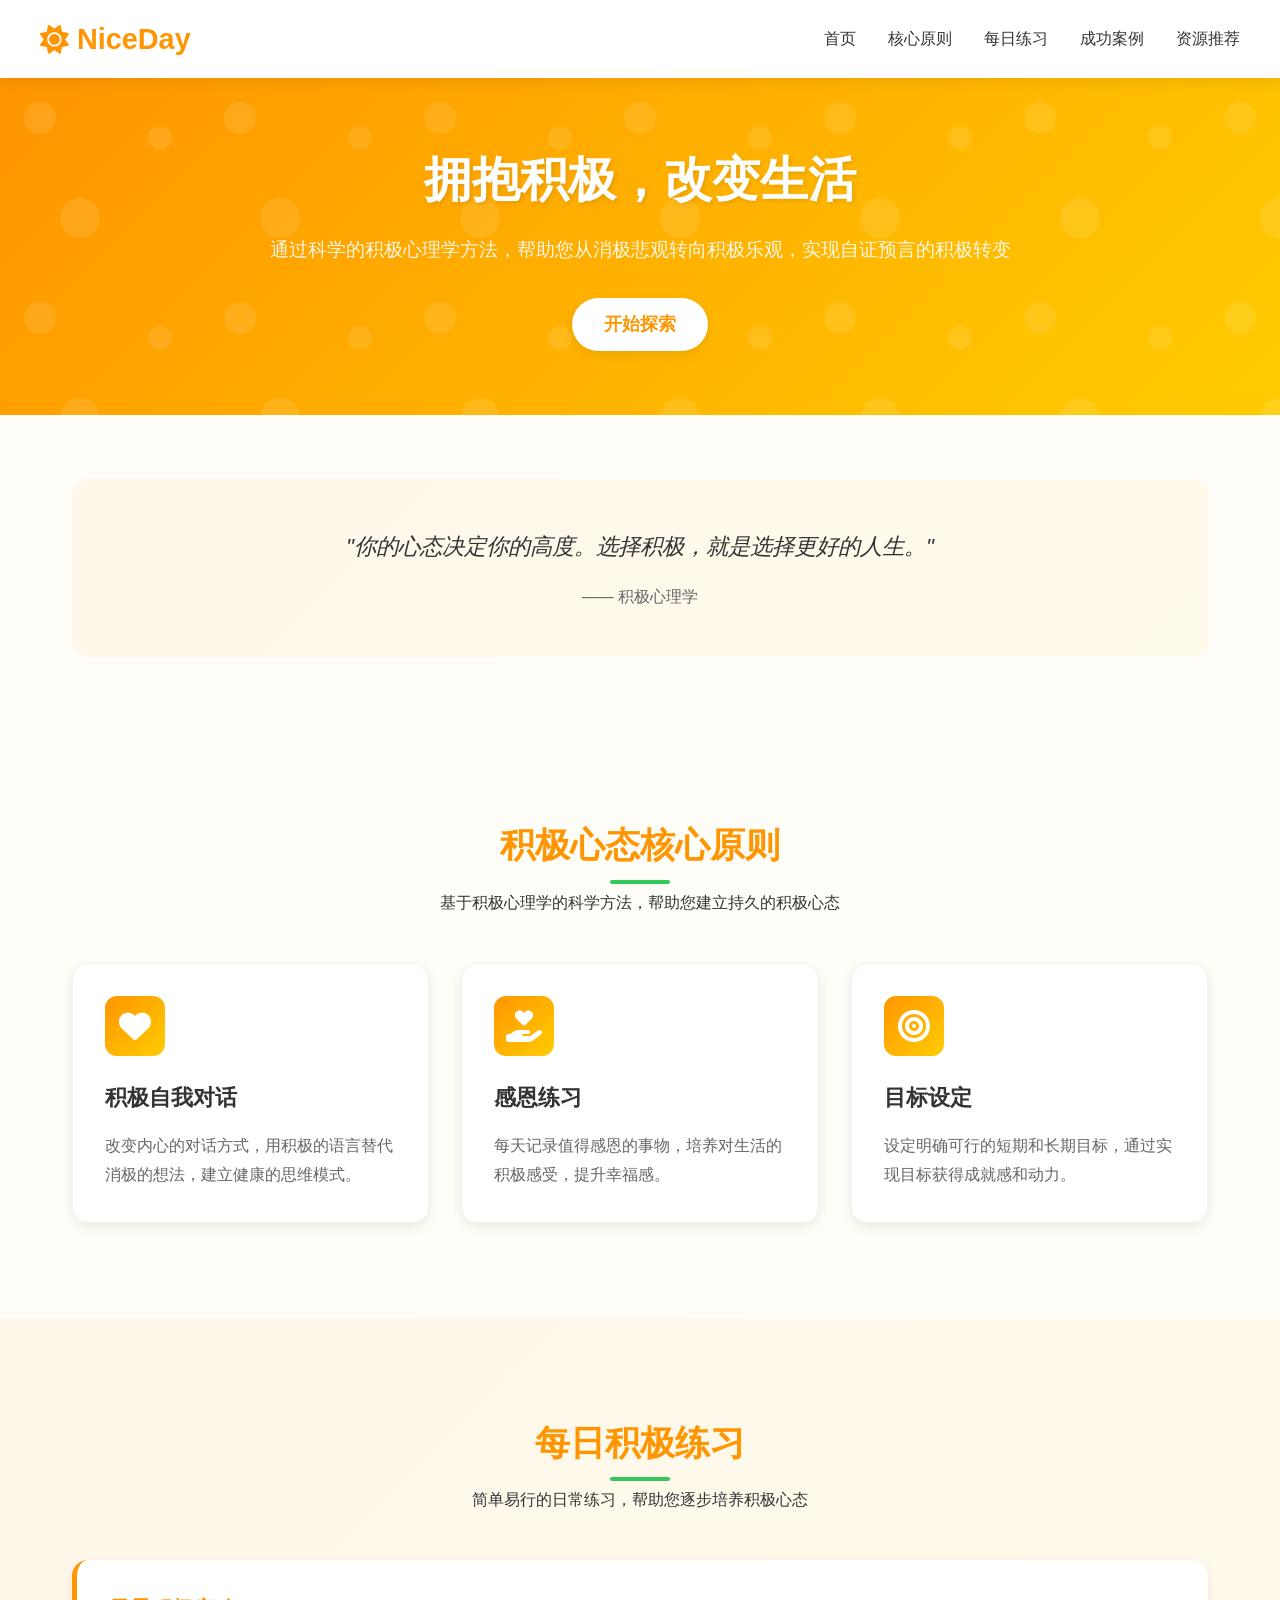
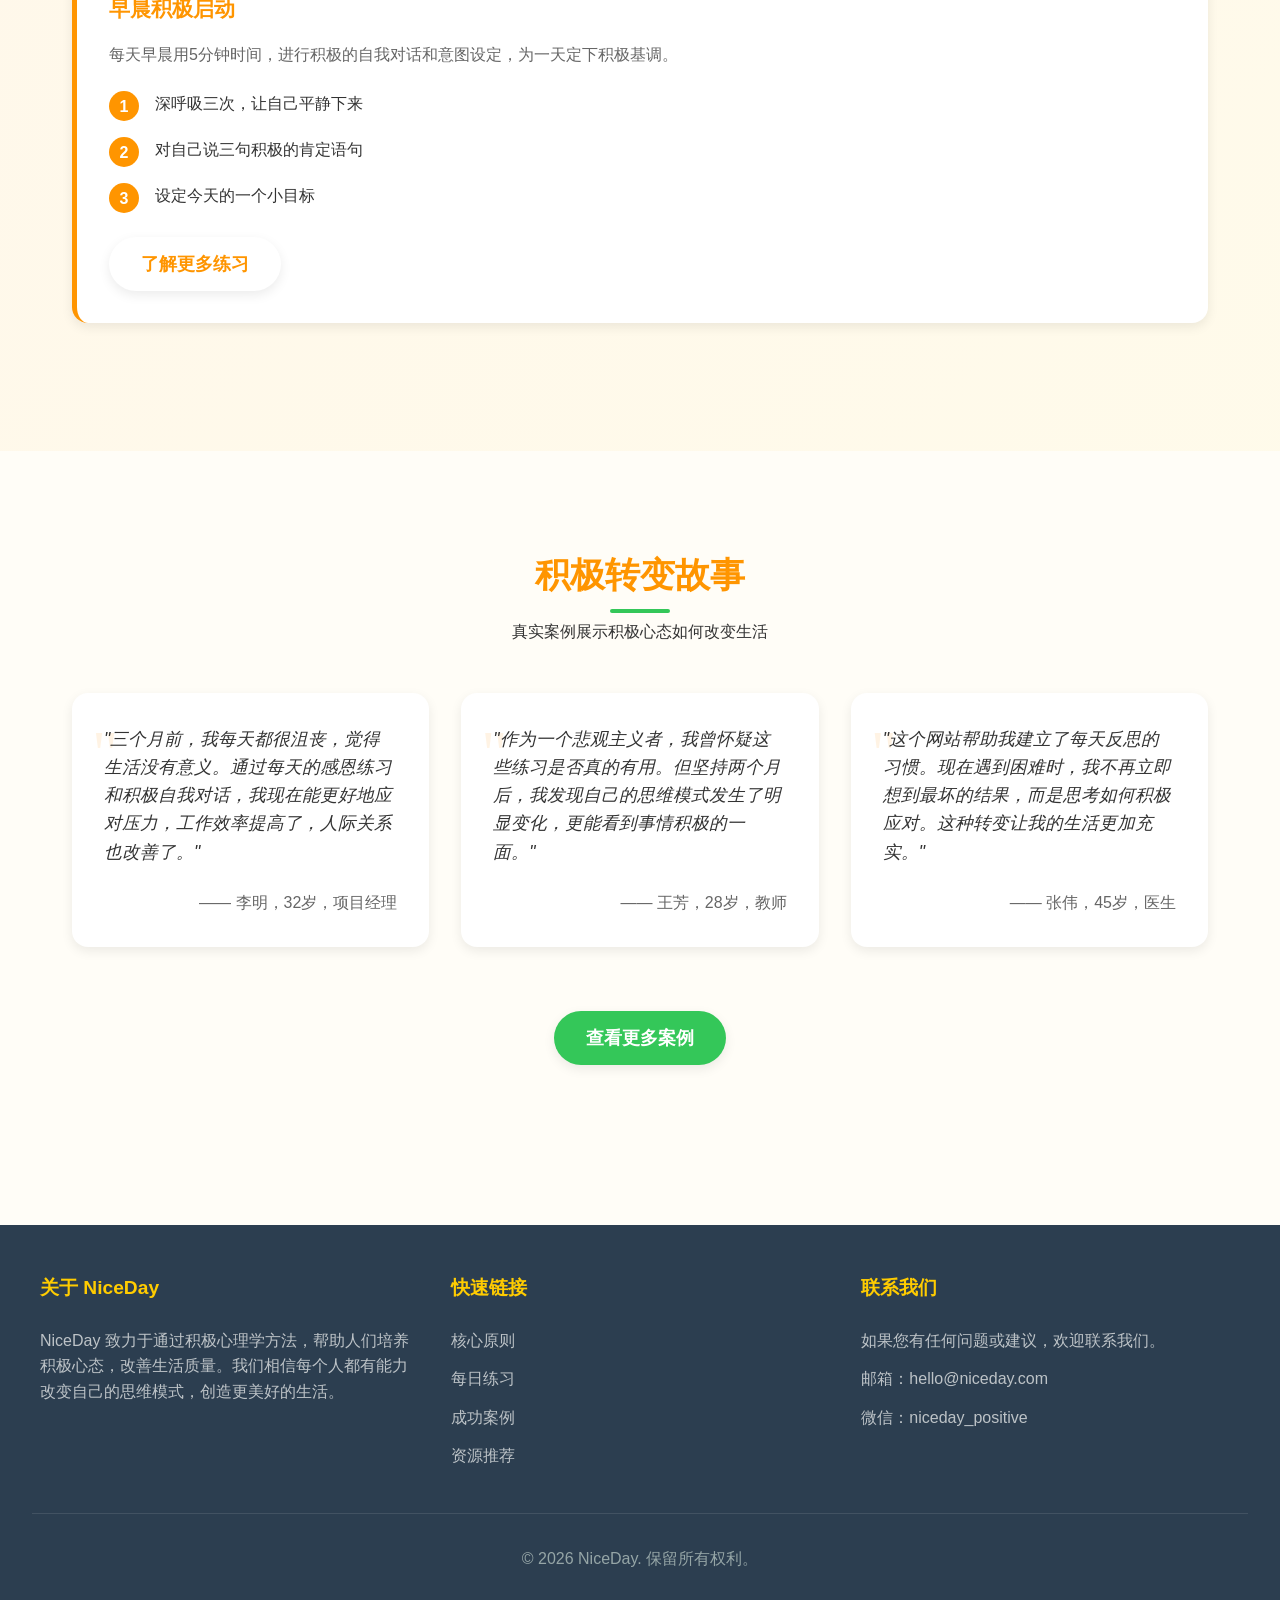
<file: index.html>
<!DOCTYPE html>
<html lang="zh-CN">
<head>
    <meta charset="UTF-8">
    <meta name="viewport" content="width=device-width, initial-scale=1.0">
    <title>NiceDay - 积极心态</title>
    <link rel="stylesheet" href="styles.css">
    <link rel="stylesheet" href="https://cdnjs.cloudflare.com/ajax/libs/font-awesome/6.4.0/css/all.min.css">
</head>
<body>
    <!-- 导航栏 -->
    <nav class="navbar">
        <div class="nav-container">
            <a href="index.html" class="logo">
                <i class="fas fa-sun"></i> NiceDay
            </a>
            <ul class="nav-links">
                <li><a href="index.html" class="active">首页</a></li>
                <li><a href="principles.html">核心原则</a></li>
                <li><a href="practices.html">每日练习</a></li>
                <li><a href="stories.html">成功案例</a></li>
                <li><a href="resources.html">资源推荐</a></li>
            </ul>
            <button class="mobile-menu-btn">
                <i class="fas fa-bars"></i>
            </button>
        </div>
    </nav>

    <!-- 英雄区域 -->
    <section class="hero">
        <div class="hero-content">
            <h1>拥抱积极，改变生活</h1>
            <p>通过科学的积极心理学方法，帮助您从消极悲观转向积极乐观，实现自证预言的积极转变</p>
            <a href="principles.html" class="btn">开始探索</a>
        </div>
    </section>

    <!-- 每日一句 -->
    <div class="container">
        <div class="daily-quote">
            <p>"你的心态决定你的高度。选择积极，就是选择更好的人生。"</p>
            <div class="author">—— 积极心理学</div>
        </div>
    </div>

    <!-- 核心原则预览 -->
    <section class="section">
        <div class="container">
            <div class="section-header">
                <h2 class="section-title">积极心态核心原则</h2>
                <p>基于积极心理学的科学方法，帮助您建立持久的积极心态</p>
            </div>
            
            <div class="card-grid">
                <div class="card fade-in">
                    <div class="card-icon">
                        <i class="fas fa-heart"></i>
                    </div>
                    <h3>积极自我对话</h3>
                    <p>改变内心的对话方式，用积极的语言替代消极的想法，建立健康的思维模式。</p>
                </div>
                
                <div class="card fade-in">
                    <div class="card-icon">
                        <i class="fas fa-hand-holding-heart"></i>
                    </div>
                    <h3>感恩练习</h3>
                    <p>每天记录值得感恩的事物，培养对生活的积极感受，提升幸福感。</p>
                </div>
                
                <div class="card fade-in">
                    <div class="card-icon">
                        <i class="fas fa-bullseye"></i>
                    </div>
                    <h3>目标设定</h3>
                    <p>设定明确可行的短期和长期目标，通过实现目标获得成就感和动力。</p>
                </div>
            </div>
        </div>
    </section>

    <!-- 每日练习预览 -->
    <section class="section" style="background: linear-gradient(135deg, rgba(255, 149, 0, 0.05), rgba(255, 204, 0, 0.05));">
        <div class="container">
            <div class="section-header">
                <h2 class="section-title">每日积极练习</h2>
                <p>简单易行的日常练习，帮助您逐步培养积极心态</p>
            </div>
            
            <div class="practice-card fade-in">
                <h3>早晨积极启动</h3>
                <p>每天早晨用5分钟时间，进行积极的自我对话和意图设定，为一天定下积极基调。</p>
                <div class="practice-steps">
                    <div class="practice-step">
                        <div class="step-number">1</div>
                        <div class="step-content">深呼吸三次，让自己平静下来</div>
                    </div>
                    <div class="practice-step">
                        <div class="step-number">2</div>
                        <div class="step-content">对自己说三句积极的肯定语句</div>
                    </div>
                    <div class="practice-step">
                        <div class="step-number">3</div>
                        <div class="step-content">设定今天的一个小目标</div>
                    </div>
                </div>
                <a href="practices.html" class="btn">了解更多练习</a>
            </div>
        </div>
    </section>

    <!-- 成功案例预览 -->
    <section class="section">
        <div class="container">
            <div class="section-header">
                <h2 class="section-title">积极转变故事</h2>
                <p>真实案例展示积极心态如何改变生活</p>
            </div>
            
            <div class="card-grid">
                <div class="case-card fade-in">
                    <div class="case-content">
                        "三个月前，我每天都很沮丧，觉得生活没有意义。通过每天的感恩练习和积极自我对话，我现在能更好地应对压力，工作效率提高了，人际关系也改善了。"
                    </div>
                    <div class="case-author">—— 李明，32岁，项目经理</div>
                </div>
                
                <div class="case-card fade-in">
                    <div class="case-content">
                        "作为一个悲观主义者，我曾怀疑这些练习是否真的有用。但坚持两个月后，我发现自己的思维模式发生了明显变化，更能看到事情积极的一面。"
                    </div>
                    <div class="case-author">—— 王芳，28岁，教师</div>
                </div>
                
                <div class="case-card fade-in">
                    <div class="case-content">
                        "这个网站帮助我建立了每天反思的习惯。现在遇到困难时，我不再立即想到最坏的结果，而是思考如何积极应对。这种转变让我的生活更加充实。"
                    </div>
                    <div class="case-author">—— 张伟，45岁，医生</div>
                </div>
            </div>
            
            <div style="text-align: center; margin-top: 2rem;">
                <a href="stories.html" class="btn btn-primary">查看更多案例</a>
            </div>
        </div>
    </section>

    <!-- 页脚 -->
    <footer class="footer">
        <div class="footer-content">
            <div class="footer-section">
                <h4>关于 NiceDay</h4>
                <p>NiceDay 致力于通过积极心理学方法，帮助人们培养积极心态，改善生活质量。我们相信每个人都有能力改变自己的思维模式，创造更美好的生活。</p>
            </div>
            
            <div class="footer-section">
                <h4>快速链接</h4>
                <p><a href="principles.html">核心原则</a></p>
                <p><a href="practices.html">每日练习</a></p>
                <p><a href="stories.html">成功案例</a></p>
                <p><a href="resources.html">资源推荐</a></p>
            </div>
            
            <div class="footer-section">
                <h4>联系我们</h4>
                <p>如果您有任何问题或建议，欢迎联系我们。</p>
                <p>邮箱：hello@niceday.com</p>
                <p>微信：niceday_positive</p>
            </div>
        </div>
        
        <div class="footer-bottom">
            <p>&copy; 2026 NiceDay. 保留所有权利。</p>
        </div>
    </footer>

    <script src="script.js"></script>
</body>
</html>
</file>
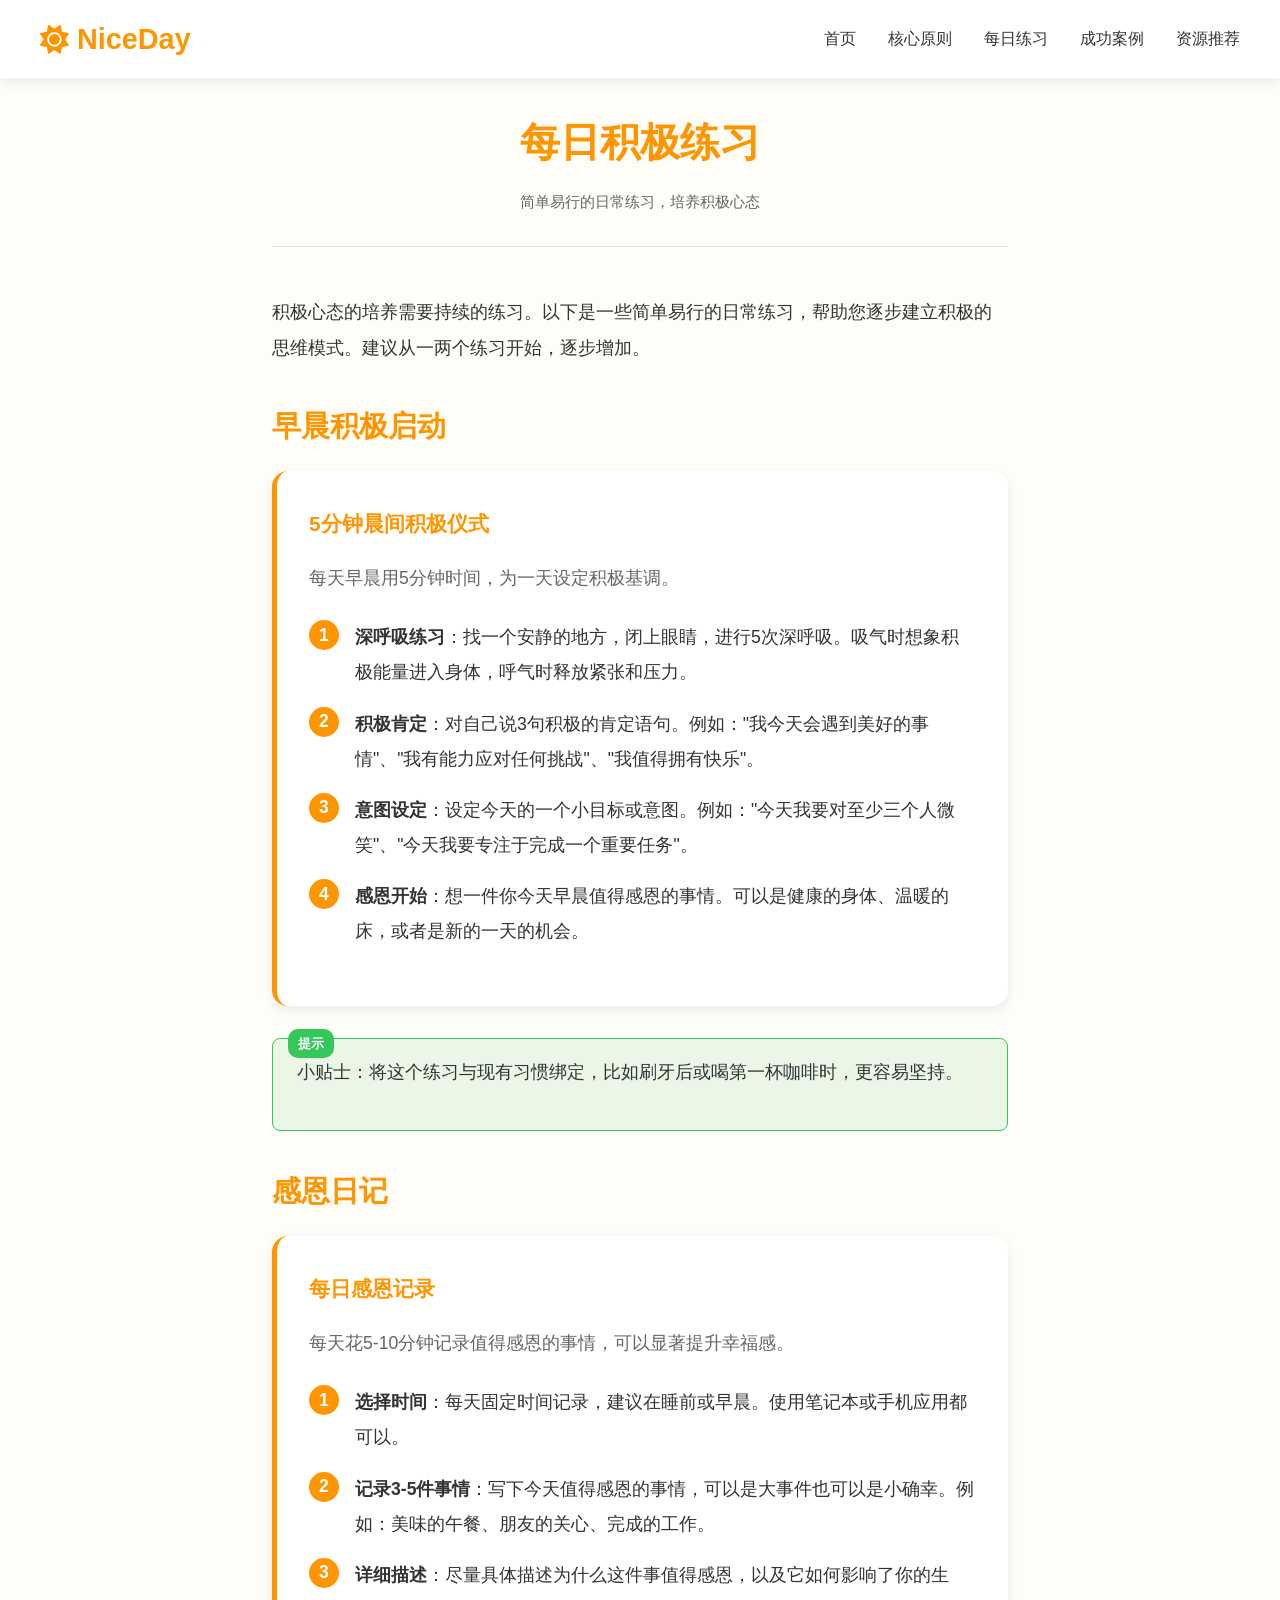
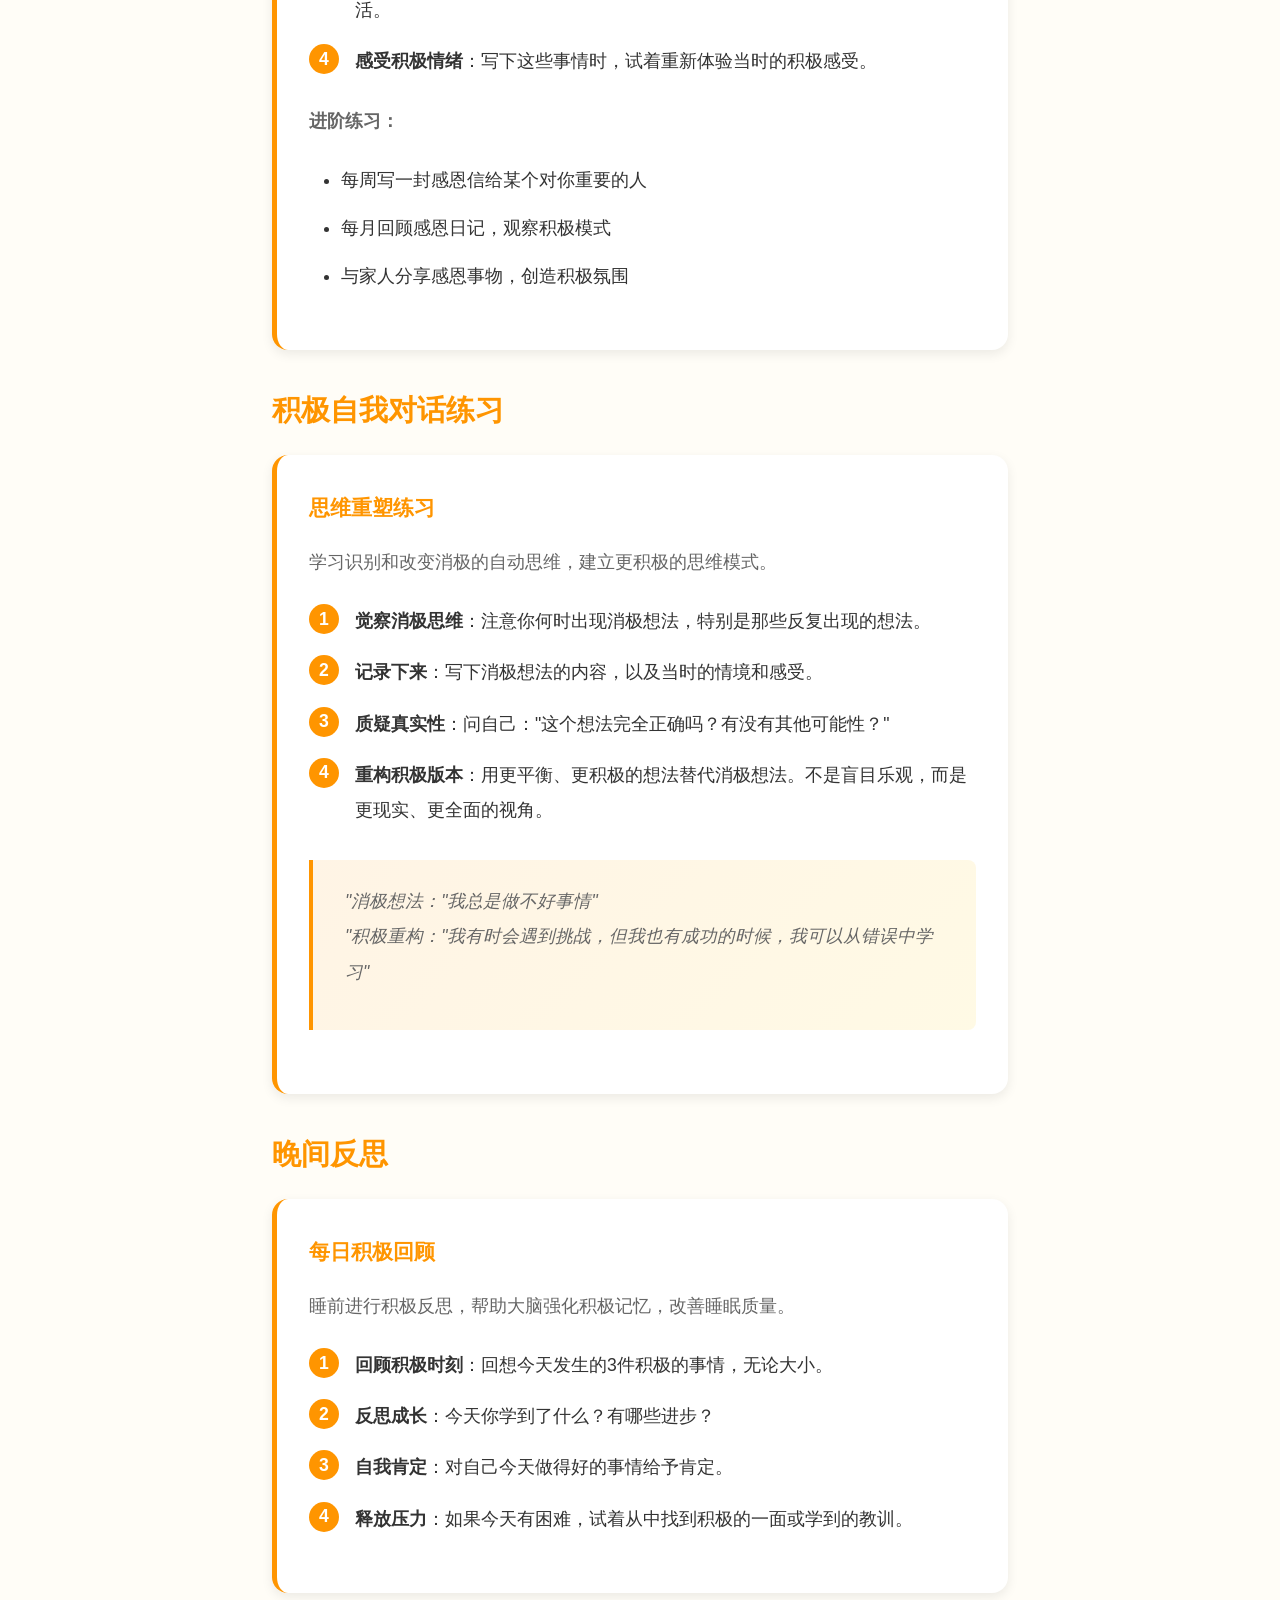
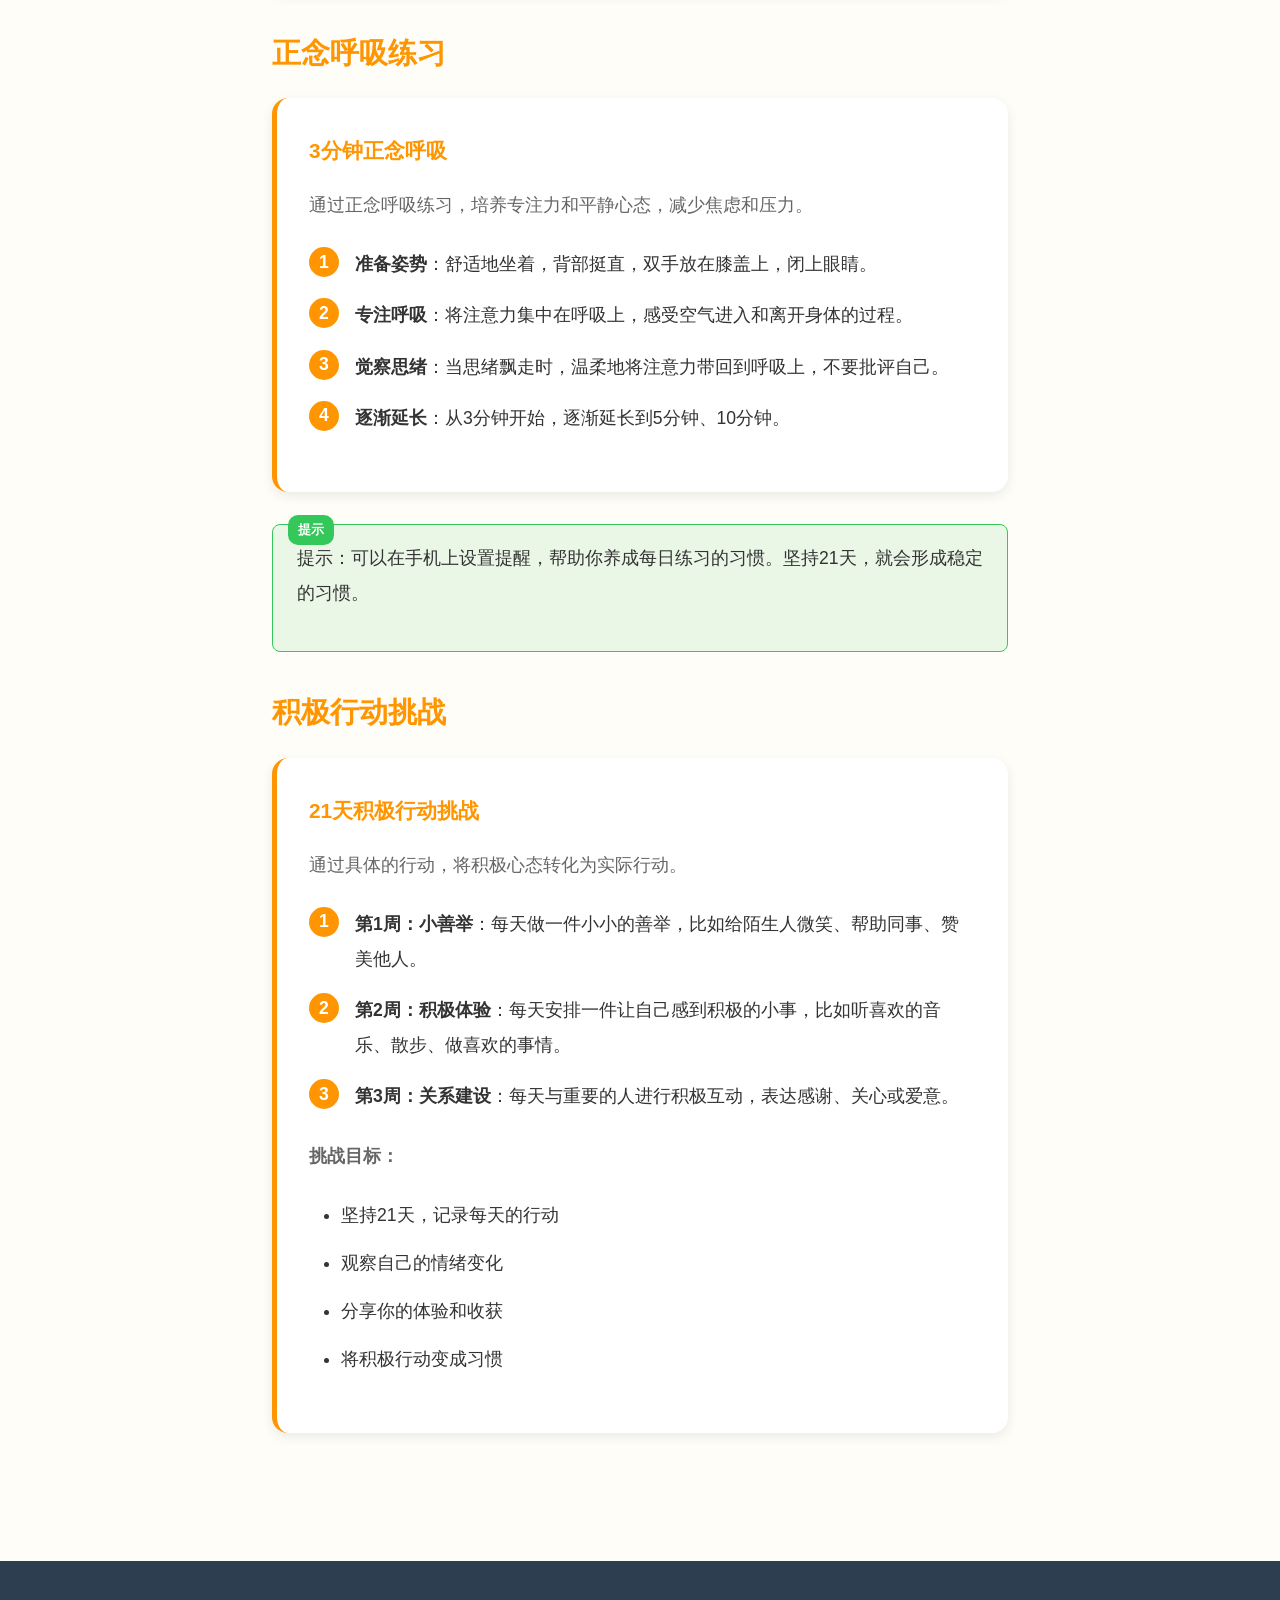
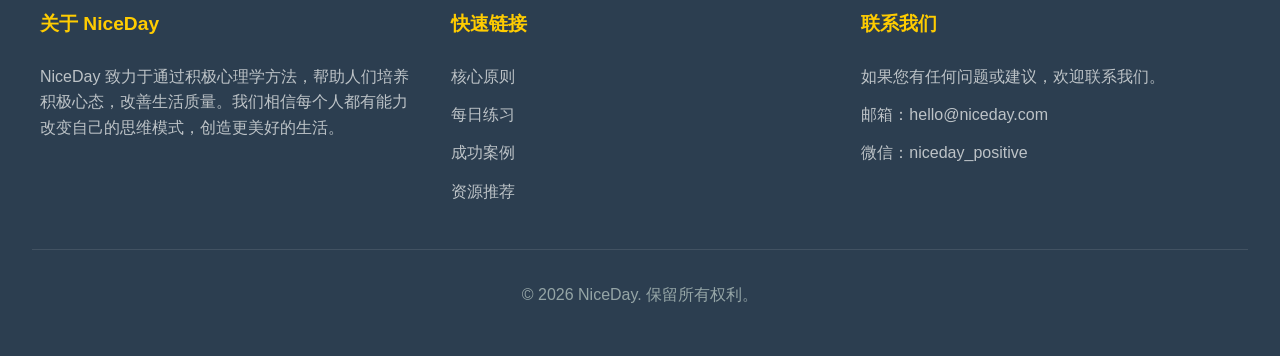
<file: practices.html>
<!DOCTYPE html>
<html lang="zh-CN">
<head>
    <meta charset="UTF-8">
    <meta name="viewport" content="width=device-width, initial-scale=1.0">
    <title>每日练习 - NiceDay</title>
    <link rel="stylesheet" href="styles.css">
    <link rel="stylesheet" href="https://cdnjs.cloudflare.com/ajax/libs/font-awesome/6.4.0/css/all.min.css">
</head>
<body>
    <!-- 导航栏 -->
    <nav class="navbar">
        <div class="nav-container">
            <a href="index.html" class="logo">
                <i class="fas fa-sun"></i> NiceDay
            </a>
            <ul class="nav-links">
                <li><a href="index.html">首页</a></li>
                <li><a href="principles.html">核心原则</a></li>
                <li><a href="practices.html" class="active">每日练习</a></li>
                <li><a href="stories.html">成功案例</a></li>
                <li><a href="resources.html">资源推荐</a></li>
            </ul>
            <button class="mobile-menu-btn">
                <i class="fas fa-bars"></i>
            </button>
        </div>
    </nav>

    <!-- 文章内容 -->
    <article class="article">
        <header class="article-header">
            <h1 class="article-title">每日积极练习</h1>
            <div class="article-meta">简单易行的日常练习，培养积极心态</div>
        </header>

        <div class="article-content">
            <p>积极心态的培养需要持续的练习。以下是一些简单易行的日常练习，帮助您逐步建立积极的思维模式。建议从一两个练习开始，逐步增加。</p>

            <h2>早晨积极启动</h2>
            <div class="practice-card">
                <h3>5分钟晨间积极仪式</h3>
                <p>每天早晨用5分钟时间，为一天设定积极基调。</p>
                
                <div class="practice-steps">
                    <div class="practice-step">
                        <div class="step-number">1</div>
                        <div class="step-content"><strong>深呼吸练习</strong>：找一个安静的地方，闭上眼睛，进行5次深呼吸。吸气时想象积极能量进入身体，呼气时释放紧张和压力。</div>
                    </div>
                    <div class="practice-step">
                        <div class="step-number">2</div>
                        <div class="step-content"><strong>积极肯定</strong>：对自己说3句积极的肯定语句。例如："我今天会遇到美好的事情"、"我有能力应对任何挑战"、"我值得拥有快乐"。</div>
                    </div>
                    <div class="practice-step">
                        <div class="step-number">3</div>
                        <div class="step-content"><strong>意图设定</strong>：设定今天的一个小目标或意图。例如："今天我要对至少三个人微笑"、"今天我要专注于完成一个重要任务"。</div>
                    </div>
                    <div class="practice-step">
                        <div class="step-number">4</div>
                        <div class="step-content"><strong>感恩开始</strong>：想一件你今天早晨值得感恩的事情。可以是健康的身体、温暖的床，或者是新的一天的机会。</div>
                    </div>
                </div>
            </div>

            <div class="tip-box">
                <p>小贴士：将这个练习与现有习惯绑定，比如刷牙后或喝第一杯咖啡时，更容易坚持。</p>
            </div>

            <h2>感恩日记</h2>
            <div class="practice-card">
                <h3>每日感恩记录</h3>
                <p>每天花5-10分钟记录值得感恩的事情，可以显著提升幸福感。</p>
                
                <div class="practice-steps">
                    <div class="practice-step">
                        <div class="step-number">1</div>
                        <div class="step-content"><strong>选择时间</strong>：每天固定时间记录，建议在睡前或早晨。使用笔记本或手机应用都可以。</div>
                    </div>
                    <div class="practice-step">
                        <div class="step-number">2</div>
                        <div class="step-content"><strong>记录3-5件事情</strong>：写下今天值得感恩的事情，可以是大事件也可以是小确幸。例如：美味的午餐、朋友的关心、完成的工作。</div>
                    </div>
                    <div class="practice-step">
                        <div class="step-number">3</div>
                        <div class="step-content"><strong>详细描述</strong>：尽量具体描述为什么这件事值得感恩，以及它如何影响了你的生活。</div>
                    </div>
                    <div class="practice-step">
                        <div class="step-number">4</div>
                        <div class="step-content"><strong>感受积极情绪</strong>：写下这些事情时，试着重新体验当时的积极感受。</div>
                    </div>
                </div>
                
                <p><strong>进阶练习：</strong></p>
                <ul>
                    <li>每周写一封感恩信给某个对你重要的人</li>
                    <li>每月回顾感恩日记，观察积极模式</li>
                    <li>与家人分享感恩事物，创造积极氛围</li>
                </ul>
            </div>

            <h2>积极自我对话练习</h2>
            <div class="practice-card">
                <h3>思维重塑练习</h3>
                <p>学习识别和改变消极的自动思维，建立更积极的思维模式。</p>
                
                <div class="practice-steps">
                    <div class="practice-step">
                        <div class="step-number">1</div>
                        <div class="step-content"><strong>觉察消极思维</strong>：注意你何时出现消极想法，特别是那些反复出现的想法。</div>
                    </div>
                    <div class="practice-step">
                        <div class="step-number">2</div>
                        <div class="step-content"><strong>记录下来</strong>：写下消极想法的内容，以及当时的情境和感受。</div>
                    </div>
                    <div class="practice-step">
                        <div class="step-number">3</div>
                        <div class="step-content"><strong>质疑真实性</strong>：问自己："这个想法完全正确吗？有没有其他可能性？"</div>
                    </div>
                    <div class="practice-step">
                        <div class="step-number">4</div>
                        <div class="step-content"><strong>重构积极版本</strong>：用更平衡、更积极的想法替代消极想法。不是盲目乐观，而是更现实、更全面的视角。</div>
                    </div>
                </div>
                
                <div class="quote-box">
                    <p>"消极想法："我总是做不好事情"<br>
                    "积极重构："我有时会遇到挑战，但我也有成功的时候，我可以从错误中学习"</p>
                </div>
            </div>

            <h2>晚间反思</h2>
            <div class="practice-card">
                <h3>每日积极回顾</h3>
                <p>睡前进行积极反思，帮助大脑强化积极记忆，改善睡眠质量。</p>
                
                <div class="practice-steps">
                    <div class="practice-step">
                        <div class="step-number">1</div>
                        <div class="step-content"><strong>回顾积极时刻</strong>：回想今天发生的3件积极的事情，无论大小。</div>
                    </div>
                    <div class="practice-step">
                        <div class="step-number">2</div>
                        <div class="step-content"><strong>反思成长</strong>：今天你学到了什么？有哪些进步？</div>
                    </div>
                    <div class="practice-step">
                        <div class="step-number">3</div>
                        <div class="step-content"><strong>自我肯定</strong>：对自己今天做得好的事情给予肯定。</div>
                    </div>
                    <div class="practice-step">
                        <div class="step-number">4</div>
                        <div class="step-content"><strong>释放压力</strong>：如果今天有困难，试着从中找到积极的一面或学到的教训。</div>
                    </div>
                </div>
            </div>

            <h2>正念呼吸练习</h2>
            <div class="practice-card">
                <h3>3分钟正念呼吸</h3>
                <p>通过正念呼吸练习，培养专注力和平静心态，减少焦虑和压力。</p>
                
                <div class="practice-steps">
                    <div class="practice-step">
                        <div class="step-number">1</div>
                        <div class="step-content"><strong>准备姿势</strong>：舒适地坐着，背部挺直，双手放在膝盖上，闭上眼睛。</div>
                    </div>
                    <div class="practice-step">
                        <div class="step-number">2</div>
                        <div class="step-content"><strong>专注呼吸</strong>：将注意力集中在呼吸上，感受空气进入和离开身体的过程。</div>
                    </div>
                    <div class="practice-step">
                        <div class="step-number">3</div>
                        <div class="step-content"><strong>觉察思绪</strong>：当思绪飘走时，温柔地将注意力带回到呼吸上，不要批评自己。</div>
                    </div>
                    <div class="practice-step">
                        <div class="step-number">4</div>
                        <div class="step-content"><strong>逐渐延长</strong>：从3分钟开始，逐渐延长到5分钟、10分钟。</div>
                    </div>
                </div>
            </div>

            <div class="tip-box">
                <p>提示：可以在手机上设置提醒，帮助你养成每日练习的习惯。坚持21天，就会形成稳定的习惯。</p>
            </div>

            <h2>积极行动挑战</h2>
            <div class="practice-card">
                <h3>21天积极行动挑战</h3>
                <p>通过具体的行动，将积极心态转化为实际行动。</p>
                
                <div class="practice-steps">
                    <div class="practice-step">
                        <div class="step-number">1</div>
                        <div class="step-content"><strong>第1周：小善举</strong>：每天做一件小小的善举，比如给陌生人微笑、帮助同事、赞美他人。</div>
                    </div>
                    <div class="practice-step">
                        <div class="step-number">2</div>
                        <div class="step-content"><strong>第2周：积极体验</strong>：每天安排一件让自己感到积极的小事，比如听喜欢的音乐、散步、做喜欢的事情。</div>
                    </div>
                    <div class="practice-step">
                        <div class="step-number">3</div>
                        <div class="step-content"><strong>第3周：关系建设</strong>：每天与重要的人进行积极互动，表达感谢、关心或爱意。</div>
                    </div>
                </div>
                
                <p><strong>挑战目标：</strong></p>
                <ul>
                    <li>坚持21天，记录每天的行动</li>
                    <li>观察自己的情绪变化</li>
                    <li>分享你的体验和收获</li>
                    <li>将积极行动变成习惯</li>
                </ul>
            </div>
        </div>
    </article>

    <!-- 页脚 -->
    <footer class="footer">
        <div class="footer-content">
            <div class="footer-section">
                <h4>关于 NiceDay</h4>
                <p>NiceDay 致力于通过积极心理学方法，帮助人们培养积极心态，改善生活质量。我们相信每个人都有能力改变自己的思维模式，创造更美好的生活。</p>
            </div>
            
            <div class="footer-section">
                <h4>快速链接</h4>
                <p><a href="principles.html">核心原则</a></p>
                <p><a href="practices.html">每日练习</a></p>
                <p><a href="stories.html">成功案例</a></p>
                <p><a href="resources.html">资源推荐</a></p>
            </div>
            
            <div class="footer-section">
                <h4>联系我们</h4>
                <p>如果您有任何问题或建议，欢迎联系我们。</p>
                <p>邮箱：hello@niceday.com</p>
                <p>微信：niceday_positive</p>
            </div>
        </div>
        
        <div class="footer-bottom">
            <p>&copy; 2026 NiceDay. 保留所有权利。</p>
        </div>
    </footer>

    <script src="script.js"></script>
</body>
</html>
</file>
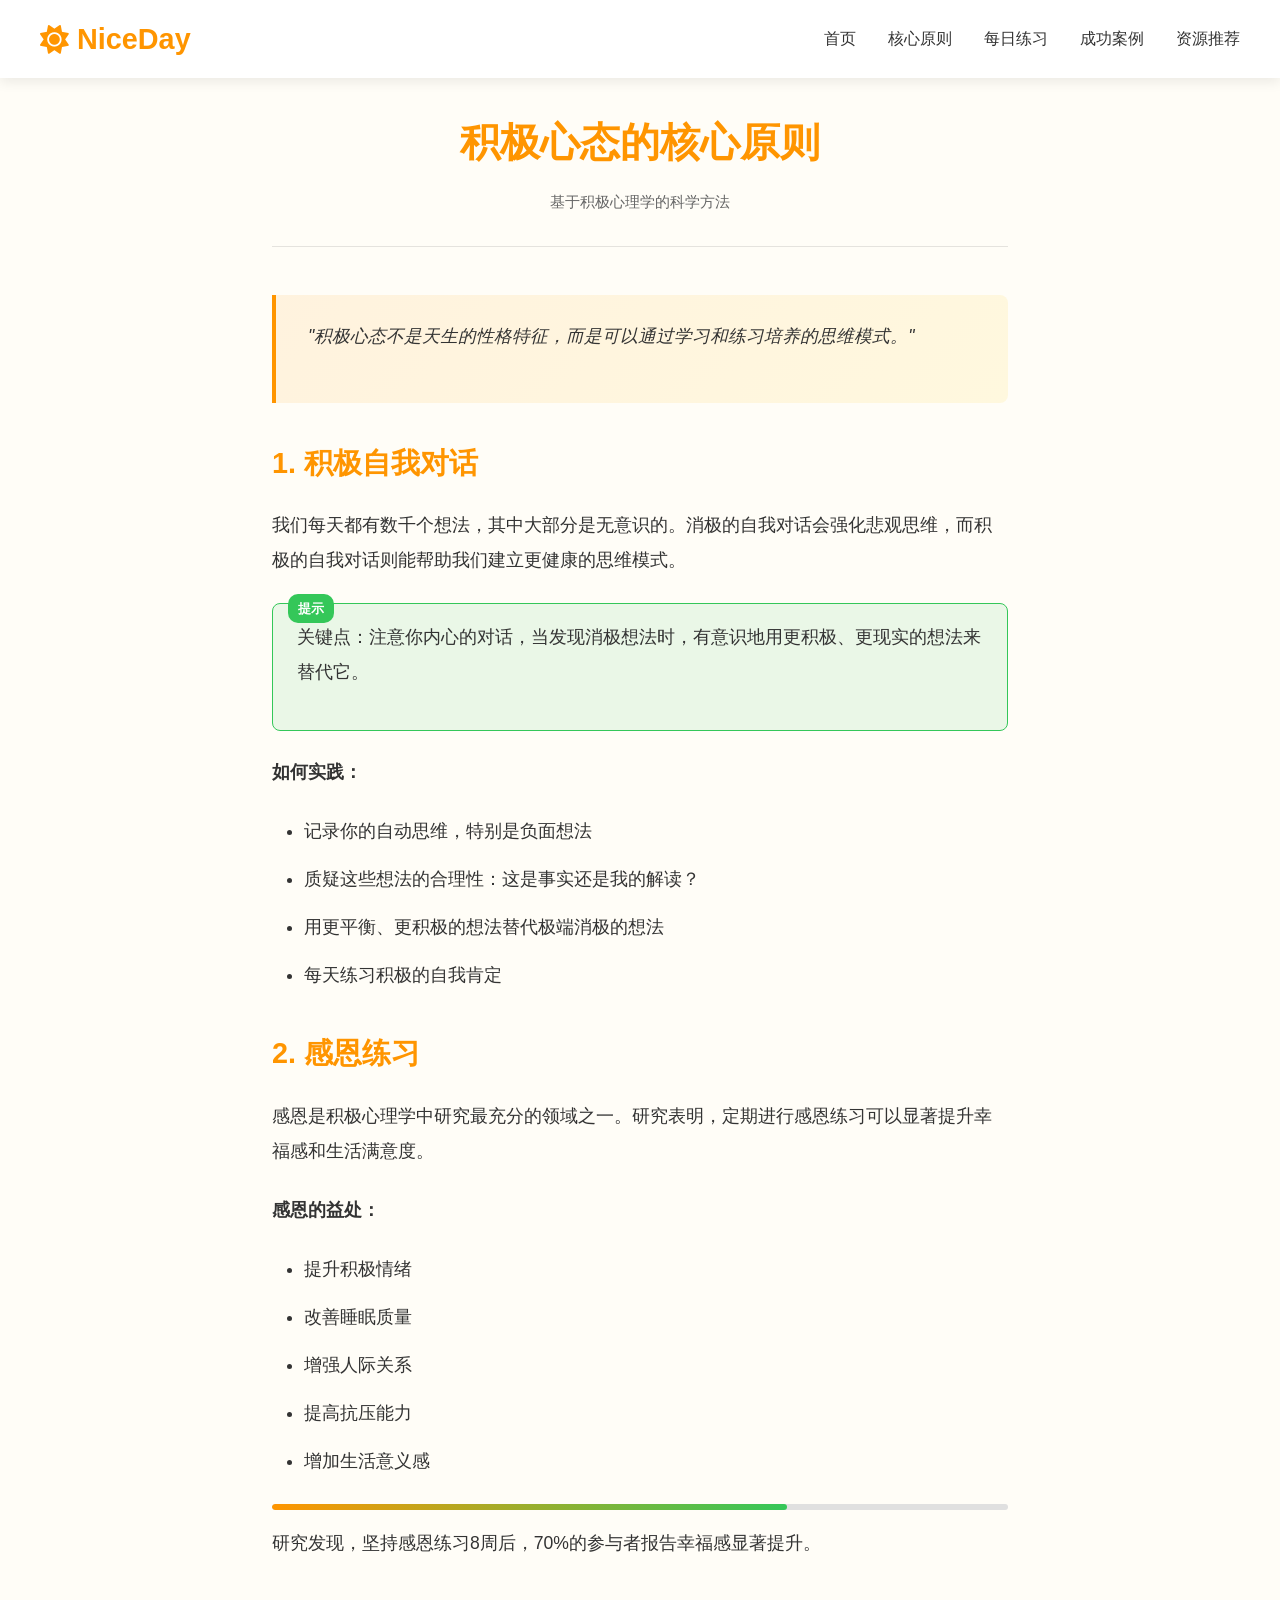
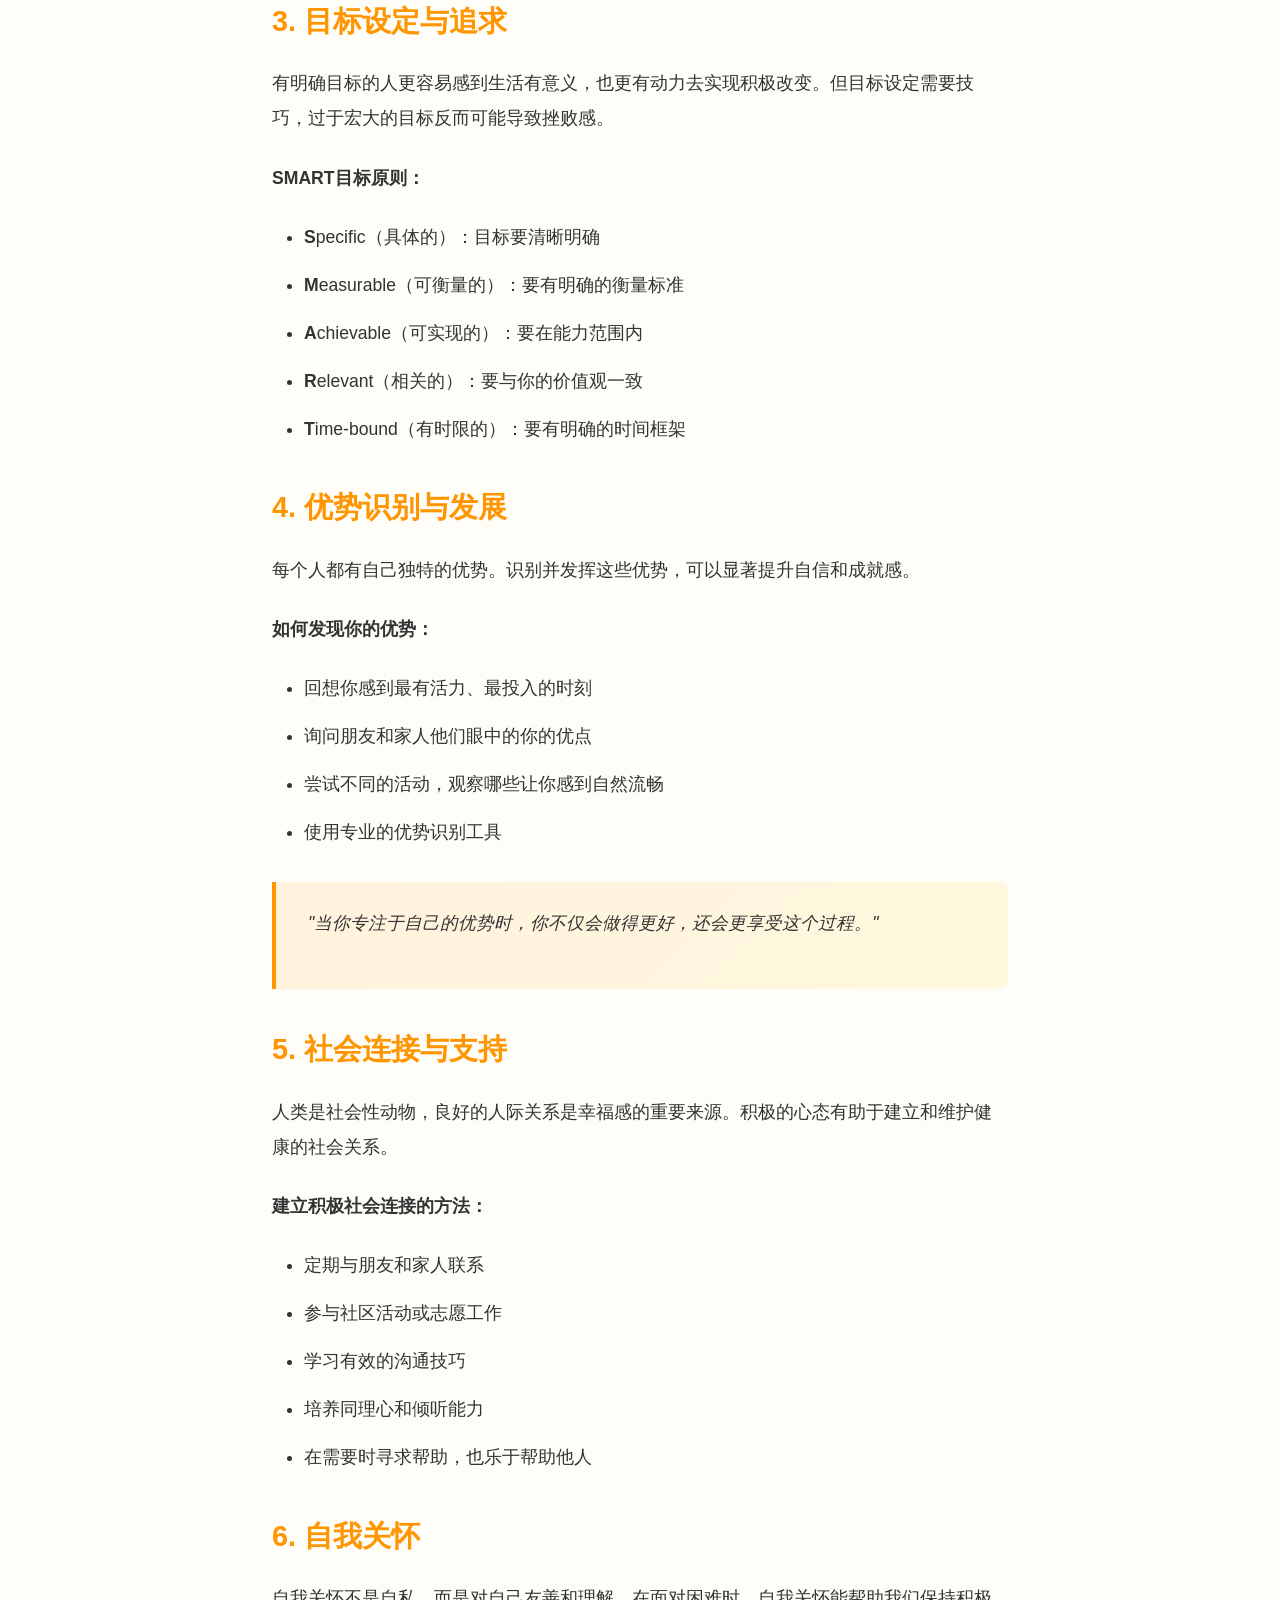
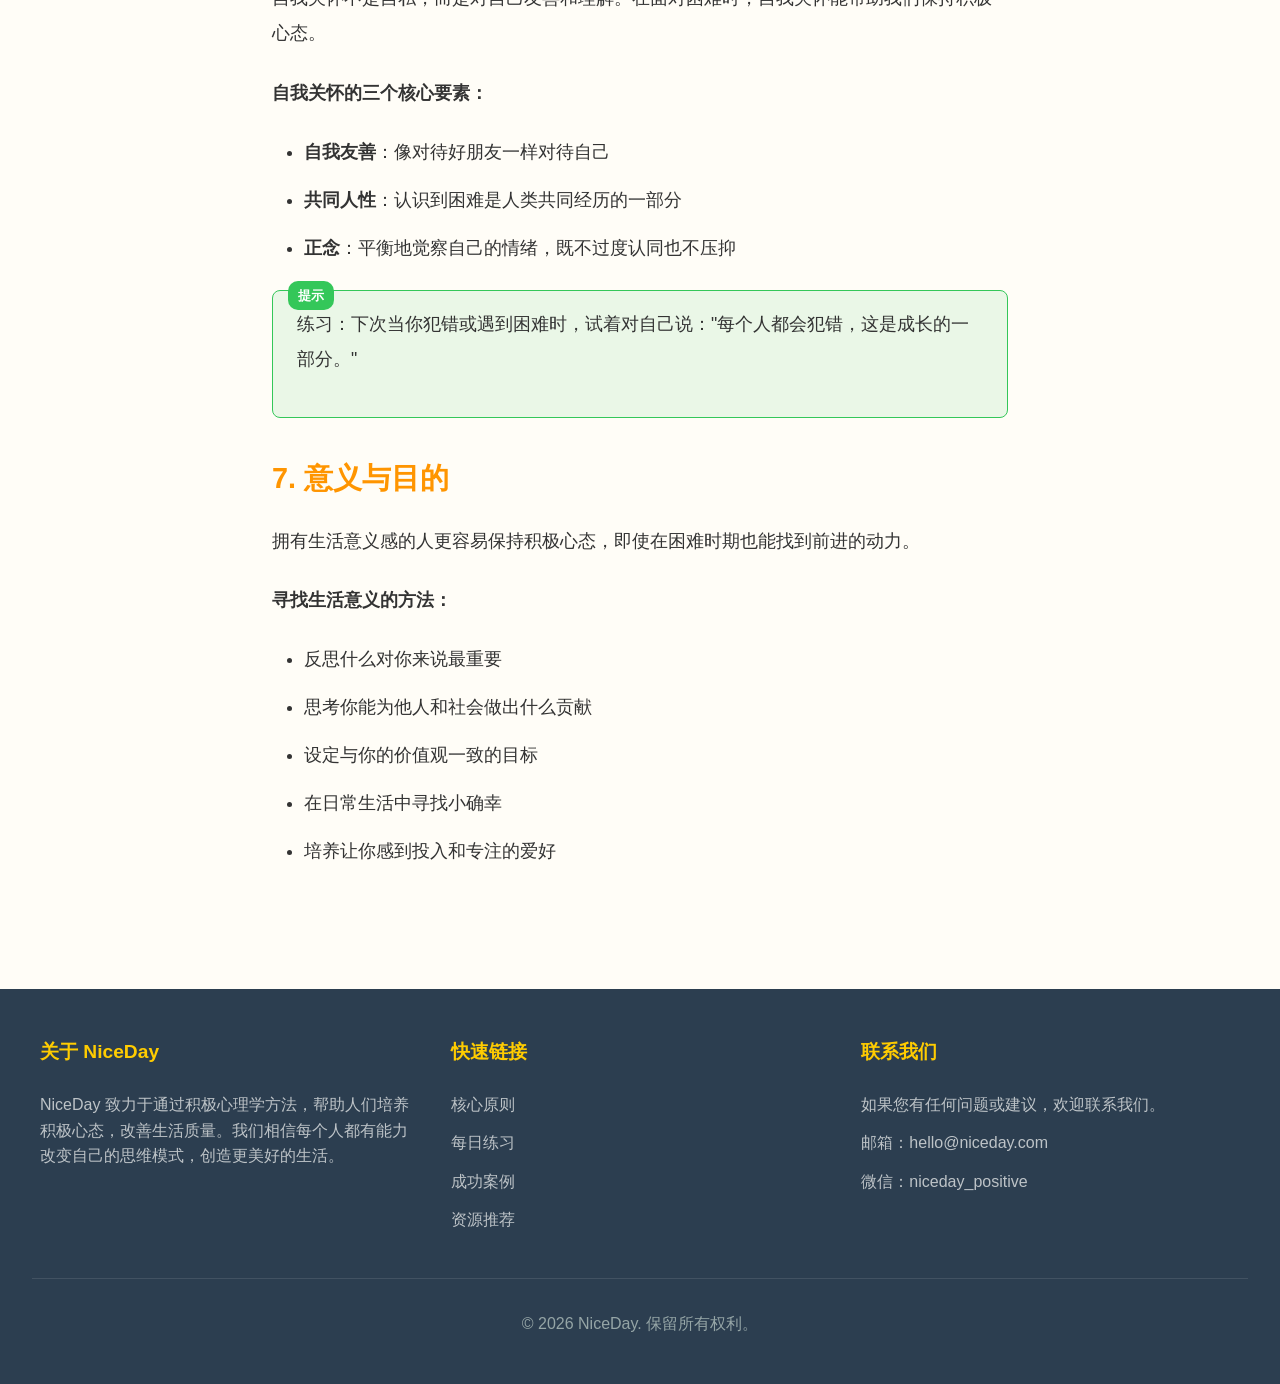
<file: principles.html>
<!DOCTYPE html>
<html lang="zh-CN">
<head>
    <meta charset="UTF-8">
    <meta name="viewport" content="width=device-width, initial-scale=1.0">
    <title>核心原则 - NiceDay</title>
    <link rel="stylesheet" href="styles.css">
    <link rel="stylesheet" href="https://cdnjs.cloudflare.com/ajax/libs/font-awesome/6.4.0/css/all.min.css">
</head>
<body>
    <!-- 导航栏 -->
    <nav class="navbar">
        <div class="nav-container">
            <a href="index.html" class="logo">
                <i class="fas fa-sun"></i> NiceDay
            </a>
            <ul class="nav-links">
                <li><a href="index.html">首页</a></li>
                <li><a href="principles.html" class="active">核心原则</a></li>
                <li><a href="practices.html">每日练习</a></li>
                <li><a href="stories.html">成功案例</a></li>
                <li><a href="resources.html">资源推荐</a></li>
            </ul>
            <button class="mobile-menu-btn">
                <i class="fas fa-bars"></i>
            </button>
        </div>
    </nav>

    <!-- 文章内容 -->
    <article class="article">
        <header class="article-header">
            <h1 class="article-title">积极心态的核心原则</h1>
            <div class="article-meta">基于积极心理学的科学方法</div>
        </header>

        <div class="article-content">
            <div class="quote-box">
                <p>"积极心态不是天生的性格特征，而是可以通过学习和练习培养的思维模式。"</p>
            </div>

            <h2>1. 积极自我对话</h2>
            <p>我们每天都有数千个想法，其中大部分是无意识的。消极的自我对话会强化悲观思维，而积极的自我对话则能帮助我们建立更健康的思维模式。</p>
            
            <div class="tip-box">
                <p>关键点：注意你内心的对话，当发现消极想法时，有意识地用更积极、更现实的想法来替代它。</p>
            </div>
            
            <p><strong>如何实践：</strong></p>
            <ul>
                <li>记录你的自动思维，特别是负面想法</li>
                <li>质疑这些想法的合理性：这是事实还是我的解读？</li>
                <li>用更平衡、更积极的想法替代极端消极的想法</li>
                <li>每天练习积极的自我肯定</li>
            </ul>

            <h2>2. 感恩练习</h2>
            <p>感恩是积极心理学中研究最充分的领域之一。研究表明，定期进行感恩练习可以显著提升幸福感和生活满意度。</p>
            
            <p><strong>感恩的益处：</strong></p>
            <ul>
                <li>提升积极情绪</li>
                <li>改善睡眠质量</li>
                <li>增强人际关系</li>
                <li>提高抗压能力</li>
                <li>增加生活意义感</li>
            </ul>
            
            <div class="progress-bar">
                <div class="progress-fill" style="width: 70%"></div>
            </div>
            <p>研究发现，坚持感恩练习8周后，70%的参与者报告幸福感显著提升。</p>

            <h2>3. 目标设定与追求</h2>
            <p>有明确目标的人更容易感到生活有意义，也更有动力去实现积极改变。但目标设定需要技巧，过于宏大的目标反而可能导致挫败感。</p>
            
            <p><strong>SMART目标原则：</strong></p>
            <ul>
                <li><strong>S</strong>pecific（具体的）：目标要清晰明确</li>
                <li><strong>M</strong>easurable（可衡量的）：要有明确的衡量标准</li>
                <li><strong>A</strong>chievable（可实现的）：要在能力范围内</li>
                <li><strong>R</strong>elevant（相关的）：要与你的价值观一致</li>
                <li><strong>T</strong>ime-bound（有时限的）：要有明确的时间框架</li>
            </ul>

            <h2>4. 优势识别与发展</h2>
            <p>每个人都有自己独特的优势。识别并发挥这些优势，可以显著提升自信和成就感。</p>
            
            <p><strong>如何发现你的优势：</strong></p>
            <ul>
                <li>回想你感到最有活力、最投入的时刻</li>
                <li>询问朋友和家人他们眼中的你的优点</li>
                <li>尝试不同的活动，观察哪些让你感到自然流畅</li>
                <li>使用专业的优势识别工具</li>
            </ul>

            <div class="quote-box">
                <p>"当你专注于自己的优势时，你不仅会做得更好，还会更享受这个过程。"</p>
            </div>

            <h2>5. 社会连接与支持</h2>
            <p>人类是社会性动物，良好的人际关系是幸福感的重要来源。积极的心态有助于建立和维护健康的社会关系。</p>
            
            <p><strong>建立积极社会连接的方法：</strong></p>
            <ul>
                <li>定期与朋友和家人联系</li>
                <li>参与社区活动或志愿工作</li>
                <li>学习有效的沟通技巧</li>
                <li>培养同理心和倾听能力</li>
                <li>在需要时寻求帮助，也乐于帮助他人</li>
            </ul>

            <h2>6. 自我关怀</h2>
            <p>自我关怀不是自私，而是对自己友善和理解。在面对困难时，自我关怀能帮助我们保持积极心态。</p>
            
            <p><strong>自我关怀的三个核心要素：</strong></p>
            <ul>
                <li><strong>自我友善</strong>：像对待好朋友一样对待自己</li>
                <li><strong>共同人性</strong>：认识到困难是人类共同经历的一部分</li>
                <li><strong>正念</strong>：平衡地觉察自己的情绪，既不过度认同也不压抑</li>
            </ul>

            <div class="tip-box">
                <p>练习：下次当你犯错或遇到困难时，试着对自己说："每个人都会犯错，这是成长的一部分。"</p>
            </div>

            <h2>7. 意义与目的</h2>
            <p>拥有生活意义感的人更容易保持积极心态，即使在困难时期也能找到前进的动力。</p>
            
            <p><strong>寻找生活意义的方法：</strong></p>
            <ul>
                <li>反思什么对你来说最重要</li>
                <li>思考你能为他人和社会做出什么贡献</li>
                <li>设定与你的价值观一致的目标</li>
                <li>在日常生活中寻找小确幸</li>
                <li>培养让你感到投入和专注的爱好</li>
            </ul>
        </div>
    </article>

    <!-- 页脚 -->
    <footer class="footer">
        <div class="footer-content">
            <div class="footer-section">
                <h4>关于 NiceDay</h4>
                <p>NiceDay 致力于通过积极心理学方法，帮助人们培养积极心态，改善生活质量。我们相信每个人都有能力改变自己的思维模式，创造更美好的生活。</p>
            </div>
            
            <div class="footer-section">
                <h4>快速链接</h4>
                <p><a href="principles.html">核心原则</a></p>
                <p><a href="practices.html">每日练习</a></p>
                <p><a href="stories.html">成功案例</a></p>
                <p><a href="resources.html">资源推荐</a></p>
            </div>
            
            <div class="footer-section">
                <h4>联系我们</h4>
                <p>如果您有任何问题或建议，欢迎联系我们。</p>
                <p>邮箱：hello@niceday.com</p>
                <p>微信：niceday_positive</p>
            </div>
        </div>
        
        <div class="footer-bottom">
            <p>&copy; 2026 NiceDay. 保留所有权利。</p>
        </div>
    </footer>

    <script src="script.js"></script>
</body>
</html>
</file>
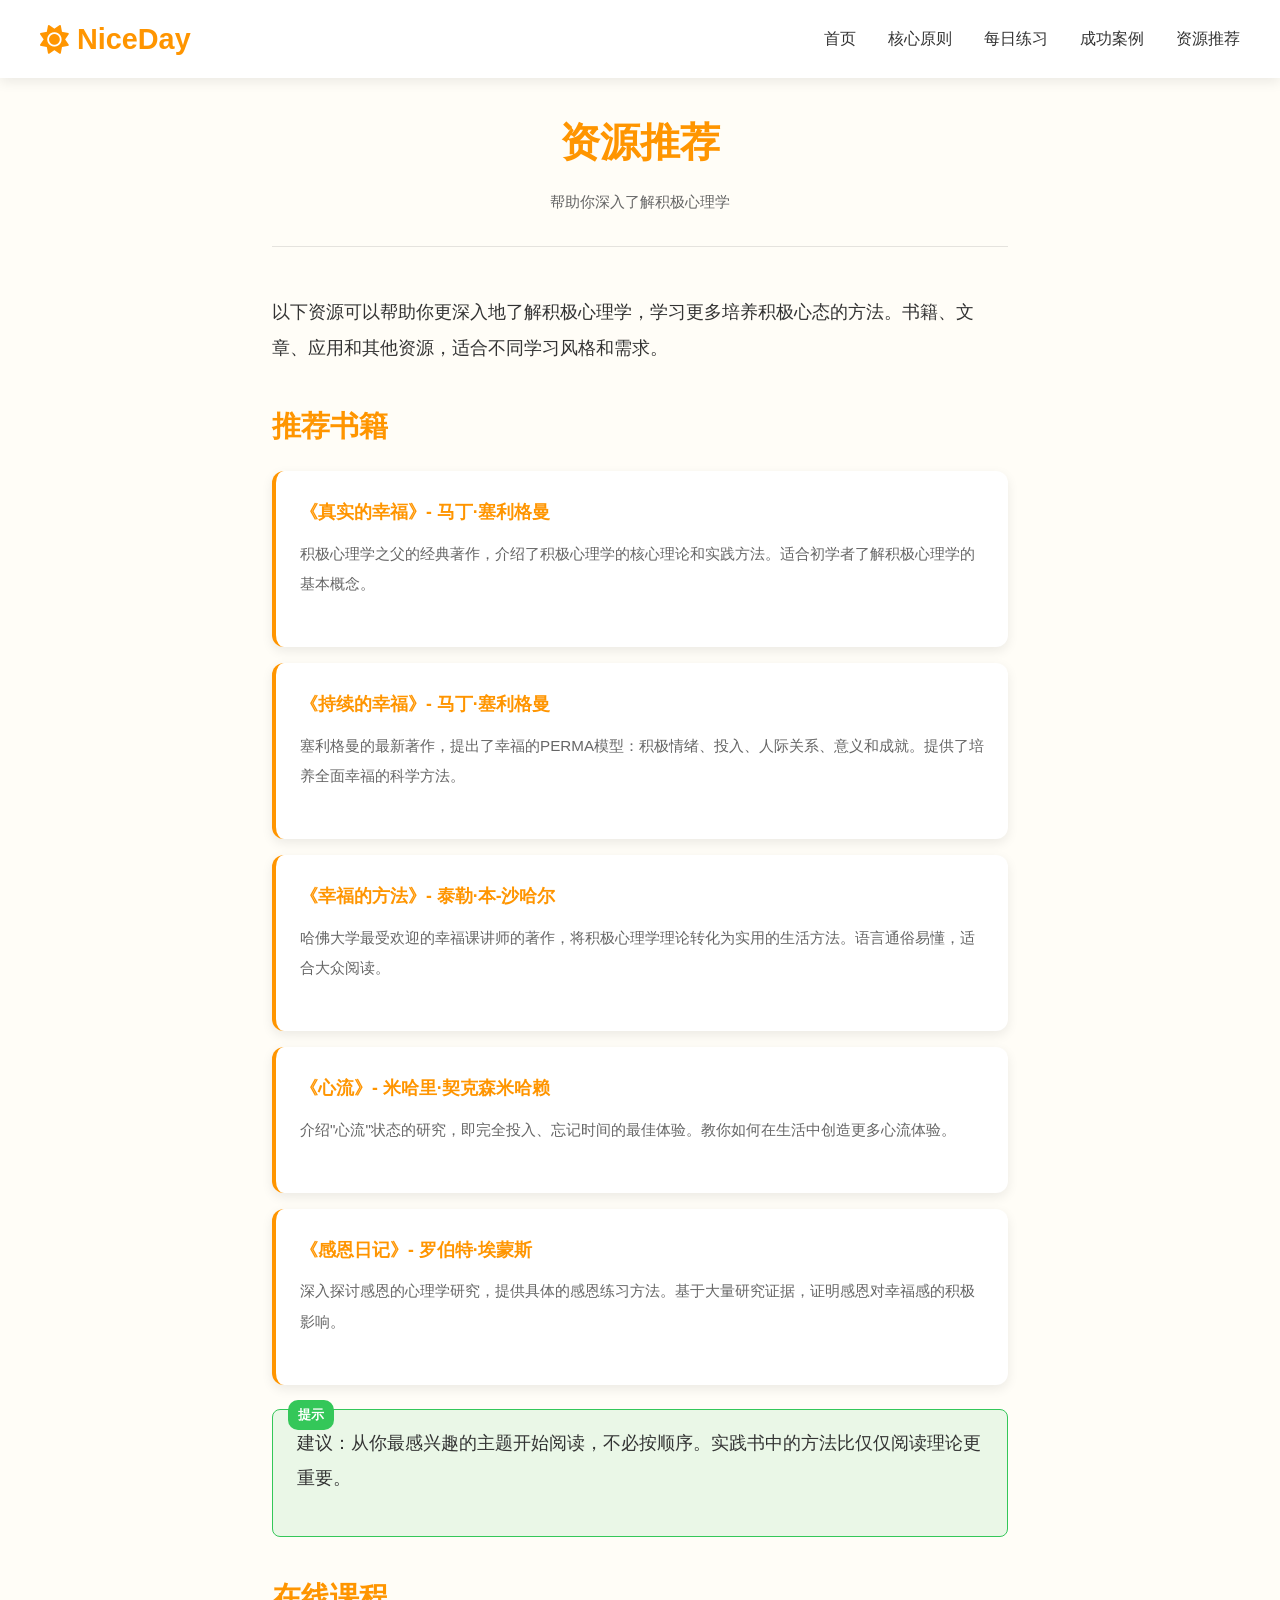
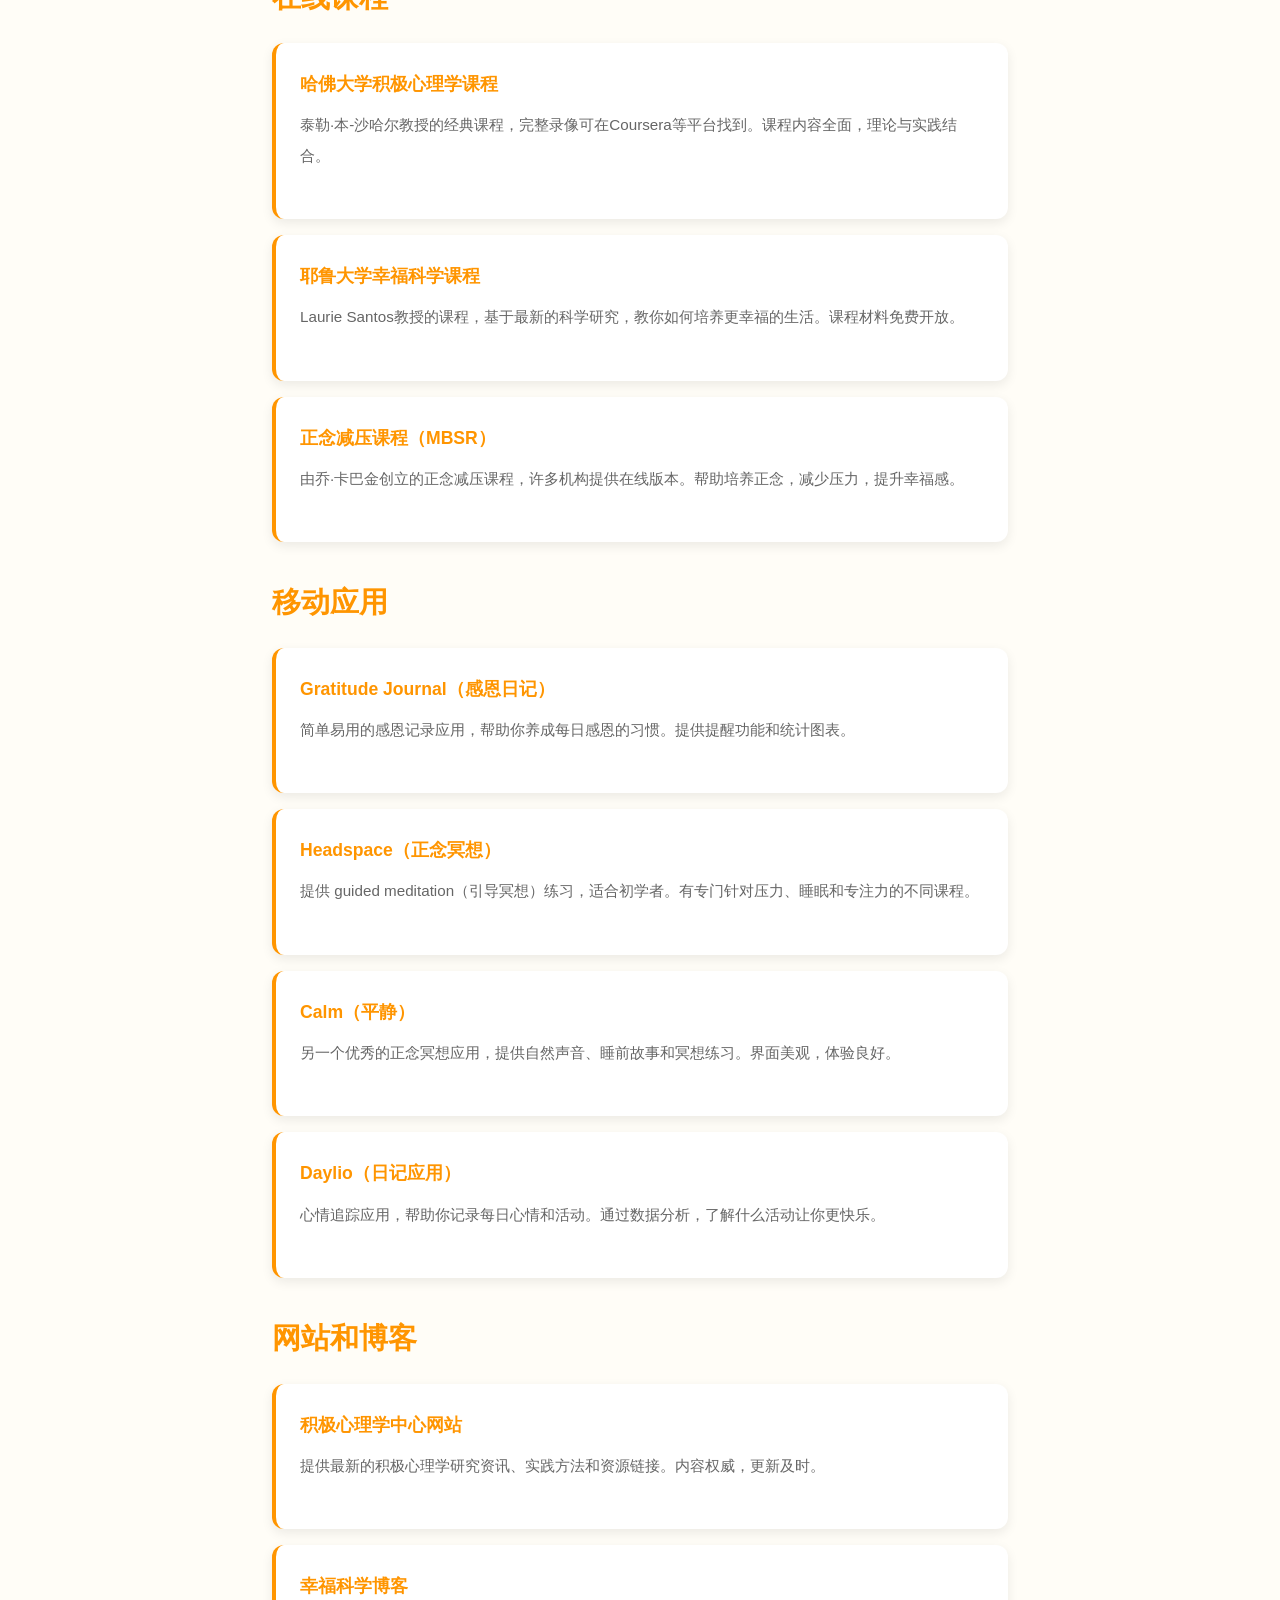
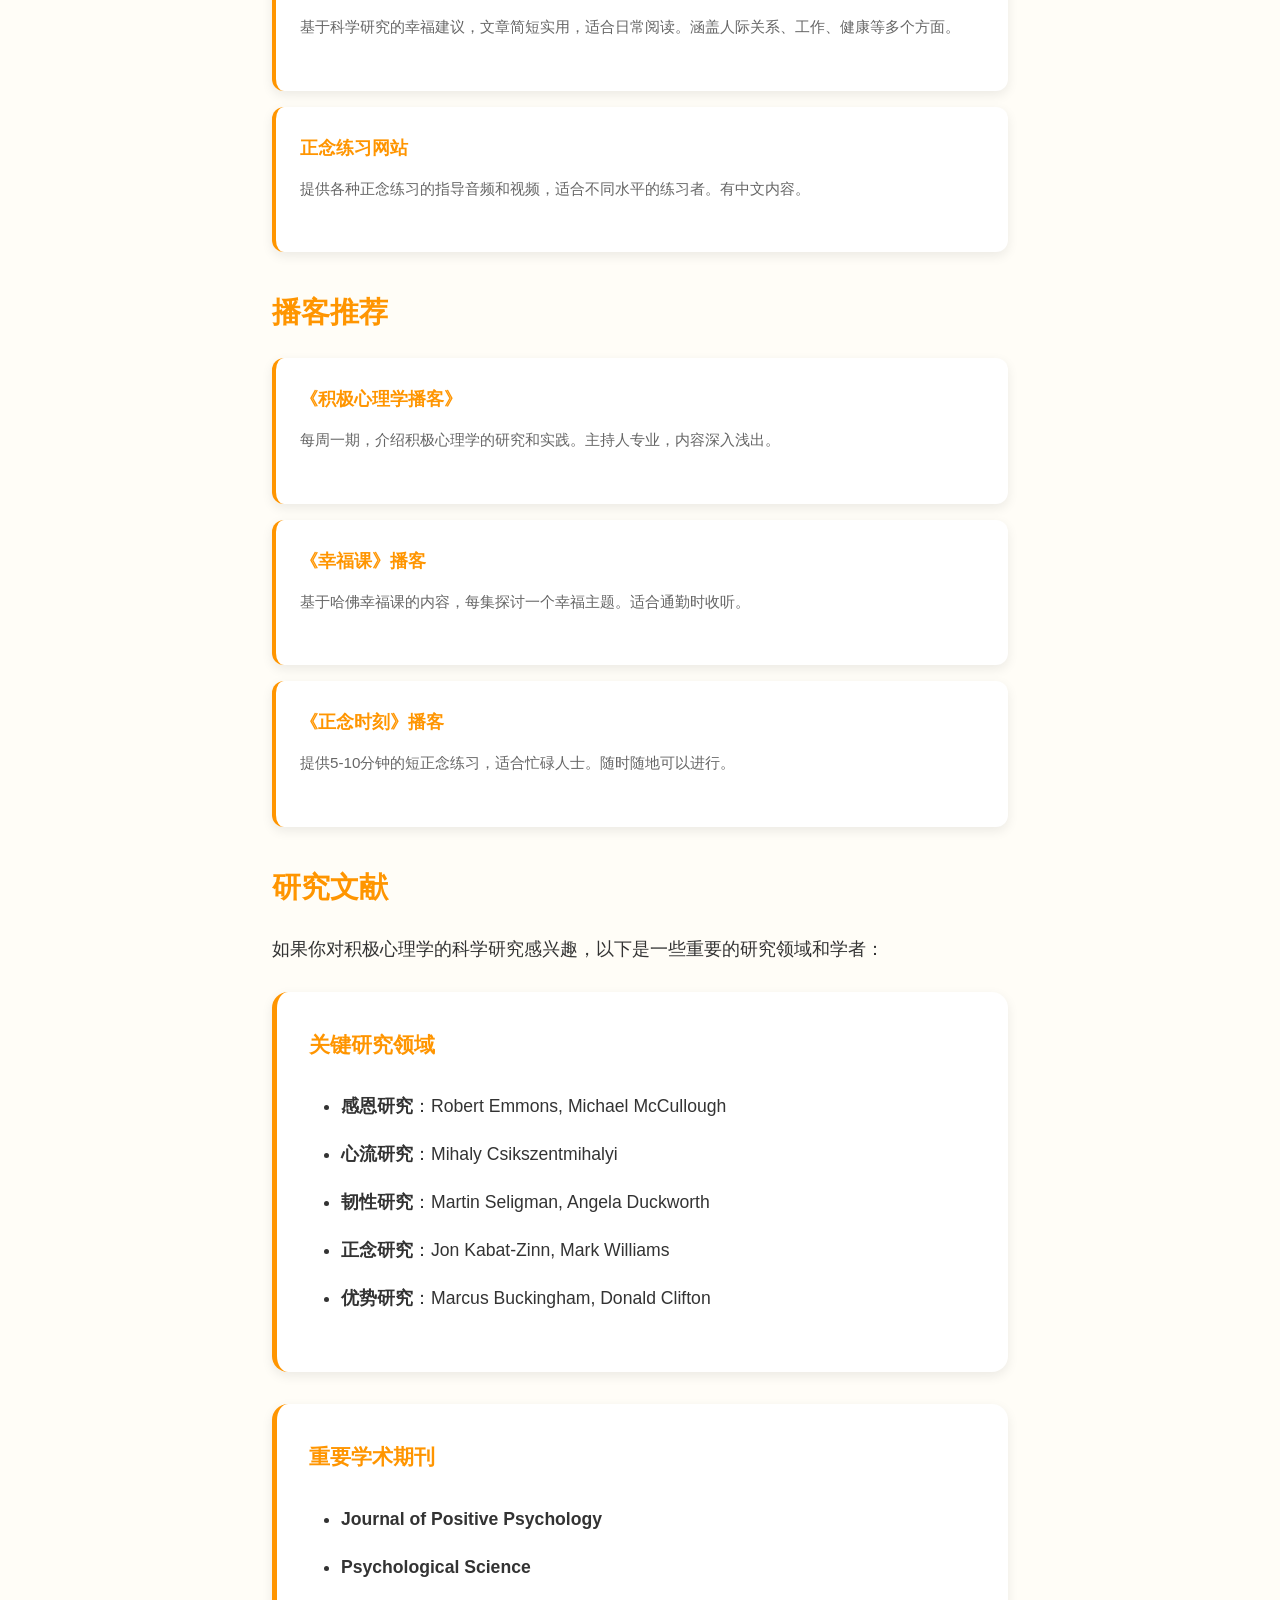
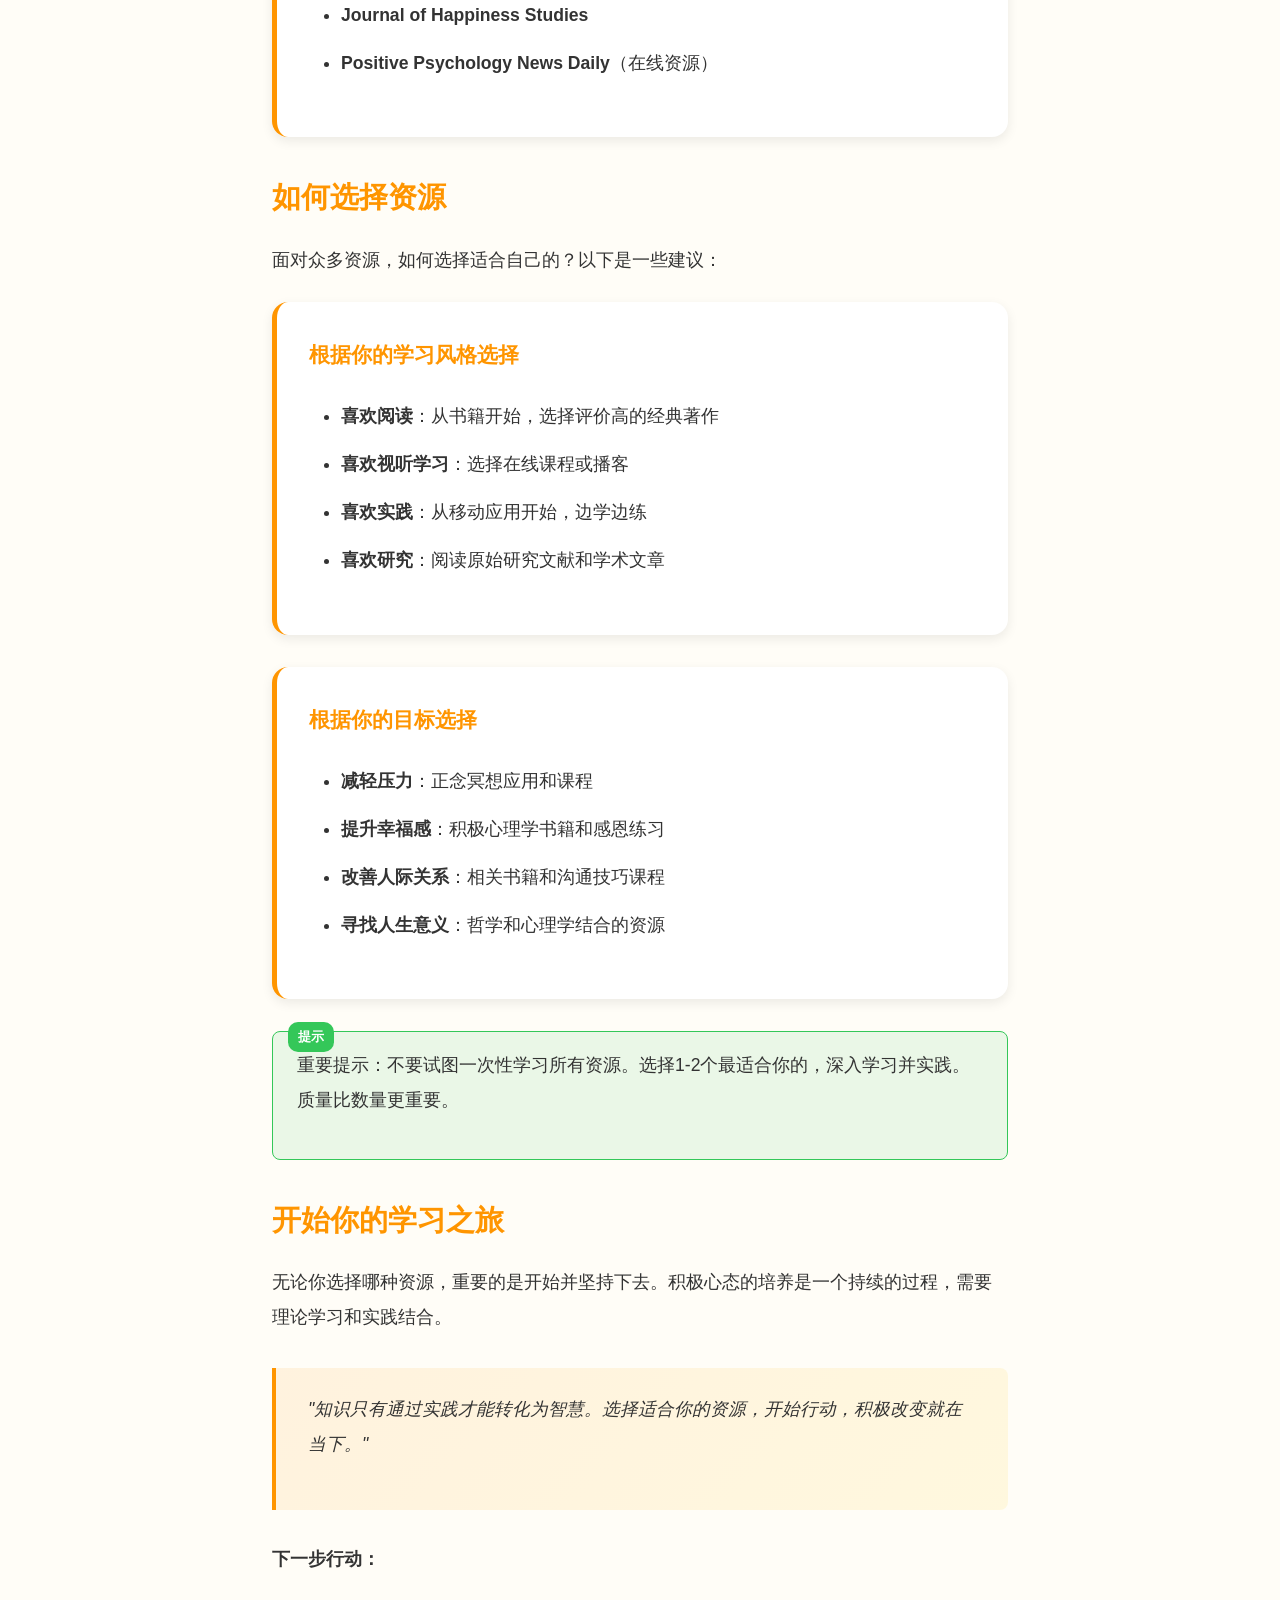
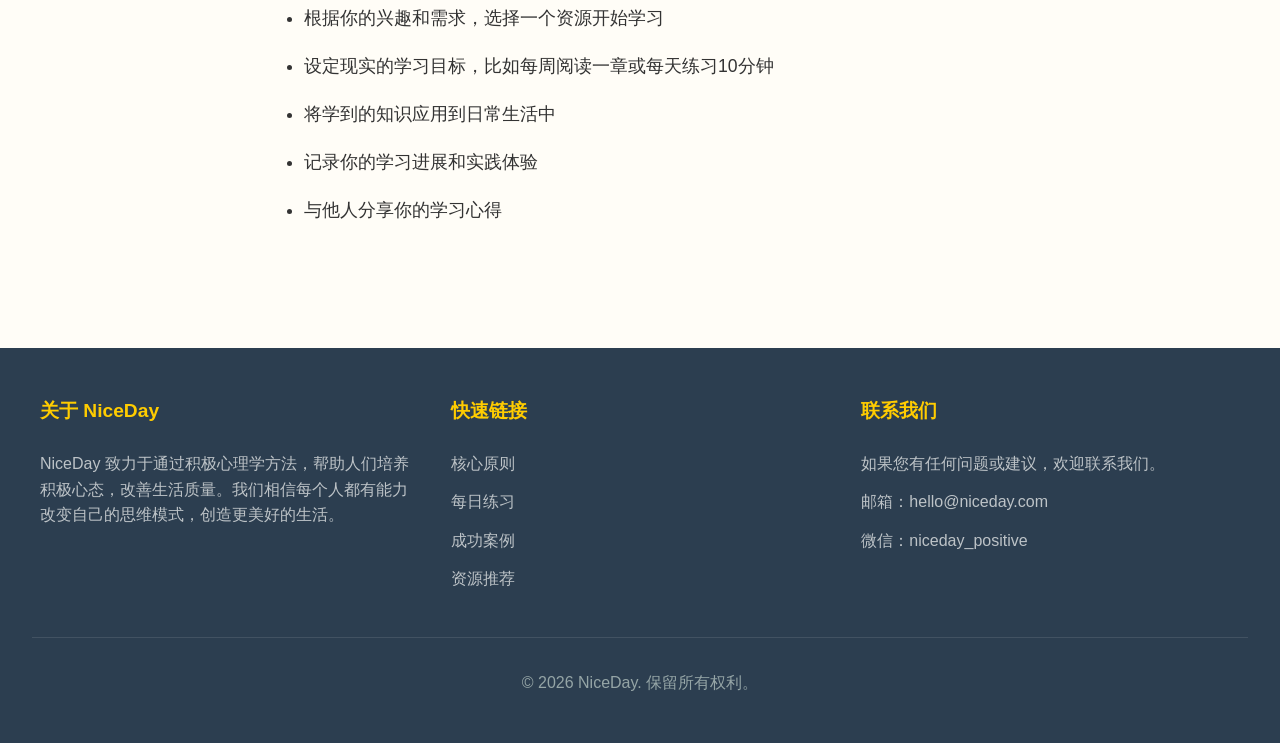
<file: resources.html>
<!DOCTYPE html>
<html lang="zh-CN">
<head>
    <meta charset="UTF-8">
    <meta name="viewport" content="width=device-width, initial-scale=1.0">
    <title>资源推荐 - NiceDay</title>
    <link rel="stylesheet" href="styles.css">
    <link rel="stylesheet" href="https://cdnjs.cloudflare.com/ajax/libs/font-awesome/6.4.0/css/all.min.css">
</head>
<body>
    <!-- 导航栏 -->
    <nav class="navbar">
        <div class="nav-container">
            <a href="index.html" class="logo">
                <i class="fas fa-sun"></i> NiceDay
            </a>
            <ul class="nav-links">
                <li><a href="index.html">首页</a></li>
                <li><a href="principles.html">核心原则</a></li>
                <li><a href="practices.html">每日练习</a></li>
                <li><a href="stories.html">成功案例</a></li>
                <li><a href="resources.html" class="active">资源推荐</a></li>
            </ul>
            <button class="mobile-menu-btn">
                <i class="fas fa-bars"></i>
            </button>
        </div>
    </nav>

    <!-- 文章内容 -->
    <article class="article">
        <header class="article-header">
            <h1 class="article-title">资源推荐</h1>
            <div class="article-meta">帮助你深入了解积极心理学</div>
        </header>

        <div class="article-content">
            <p>以下资源可以帮助你更深入地了解积极心理学，学习更多培养积极心态的方法。书籍、文章、应用和其他资源，适合不同学习风格和需求。</p>

            <h2>推荐书籍</h2>
            
            <div class="resource-link">
                <h4>《真实的幸福》- 马丁·塞利格曼</h4>
                <p>积极心理学之父的经典著作，介绍了积极心理学的核心理论和实践方法。适合初学者了解积极心理学的基本概念。</p>
            </div>
            
            <div class="resource-link">
                <h4>《持续的幸福》- 马丁·塞利格曼</h4>
                <p>塞利格曼的最新著作，提出了幸福的PERMA模型：积极情绪、投入、人际关系、意义和成就。提供了培养全面幸福的科学方法。</p>
            </div>
            
            <div class="resource-link">
                <h4>《幸福的方法》- 泰勒·本-沙哈尔</h4>
                <p>哈佛大学最受欢迎的幸福课讲师的著作，将积极心理学理论转化为实用的生活方法。语言通俗易懂，适合大众阅读。</p>
            </div>
            
            <div class="resource-link">
                <h4>《心流》- 米哈里·契克森米哈赖</h4>
                <p>介绍"心流"状态的研究，即完全投入、忘记时间的最佳体验。教你如何在生活中创造更多心流体验。</p>
            </div>
            
            <div class="resource-link">
                <h4>《感恩日记》- 罗伯特·埃蒙斯</h4>
                <p>深入探讨感恩的心理学研究，提供具体的感恩练习方法。基于大量研究证据，证明感恩对幸福感的积极影响。</p>
            </div>

            <div class="tip-box">
                <p>建议：从你最感兴趣的主题开始阅读，不必按顺序。实践书中的方法比仅仅阅读理论更重要。</p>
            </div>

            <h2>在线课程</h2>
            
            <div class="resource-link">
                <h4>哈佛大学积极心理学课程</h4>
                <p>泰勒·本-沙哈尔教授的经典课程，完整录像可在Coursera等平台找到。课程内容全面，理论与实践结合。</p>
            </div>
            
            <div class="resource-link">
                <h4>耶鲁大学幸福科学课程</h4>
                <p>Laurie Santos教授的课程，基于最新的科学研究，教你如何培养更幸福的生活。课程材料免费开放。</p>
            </div>
            
            <div class="resource-link">
                <h4>正念减压课程（MBSR）</h4>
                <p>由乔·卡巴金创立的正念减压课程，许多机构提供在线版本。帮助培养正念，减少压力，提升幸福感。</p>
            </div>

            <h2>移动应用</h2>
            
            <div class="resource-link">
                <h4>Gratitude Journal（感恩日记）</h4>
                <p>简单易用的感恩记录应用，帮助你养成每日感恩的习惯。提供提醒功能和统计图表。</p>
            </div>
            
            <div class="resource-link">
                <h4>Headspace（正念冥想）</h4>
                <p>提供 guided meditation（引导冥想）练习，适合初学者。有专门针对压力、睡眠和专注力的不同课程。</p>
            </div>
            
            <div class="resource-link">
                <h4>Calm（平静）</h4>
                <p>另一个优秀的正念冥想应用，提供自然声音、睡前故事和冥想练习。界面美观，体验良好。</p>
            </div>
            
            <div class="resource-link">
                <h4>Daylio（日记应用）</h4>
                <p>心情追踪应用，帮助你记录每日心情和活动。通过数据分析，了解什么活动让你更快乐。</p>
            </div>

            <h2>网站和博客</h2>
            
            <div class="resource-link">
                <h4>积极心理学中心网站</h4>
                <p>提供最新的积极心理学研究资讯、实践方法和资源链接。内容权威，更新及时。</p>
            </div>
            
            <div class="resource-link">
                <h4>幸福科学博客</h4>
                <p>基于科学研究的幸福建议，文章简短实用，适合日常阅读。涵盖人际关系、工作、健康等多个方面。</p>
            </div>
            
            <div class="resource-link">
                <h4>正念练习网站</h4>
                <p>提供各种正念练习的指导音频和视频，适合不同水平的练习者。有中文内容。</p>
            </div>

            <h2>播客推荐</h2>
            
            <div class="resource-link">
                <h4>《积极心理学播客》</h4>
                <p>每周一期，介绍积极心理学的研究和实践。主持人专业，内容深入浅出。</p>
            </div>
            
            <div class="resource-link">
                <h4>《幸福课》播客</h4>
                <p>基于哈佛幸福课的内容，每集探讨一个幸福主题。适合通勤时收听。</p>
            </div>
            
            <div class="resource-link">
                <h4>《正念时刻》播客</h4>
                <p>提供5-10分钟的短正念练习，适合忙碌人士。随时随地可以进行。</p>
            </div>

            <h2>研究文献</h2>
            <p>如果你对积极心理学的科学研究感兴趣，以下是一些重要的研究领域和学者：</p>
            
            <div class="practice-card">
                <h3>关键研究领域</h3>
                <ul>
                    <li><strong>感恩研究</strong>：Robert Emmons, Michael McCullough</li>
                    <li><strong>心流研究</strong>：Mihaly Csikszentmihalyi</li>
                    <li><strong>韧性研究</strong>：Martin Seligman, Angela Duckworth</li>
                    <li><strong>正念研究</strong>：Jon Kabat-Zinn, Mark Williams</li>
                    <li><strong>优势研究</strong>：Marcus Buckingham, Donald Clifton</li>
                </ul>
            </div>

            <div class="practice-card">
                <h3>重要学术期刊</h3>
                <ul>
                    <li><strong>Journal of Positive Psychology</strong></li>
                    <li><strong>Psychological Science</strong></li>
                    <li><strong>Journal of Happiness Studies</strong></li>
                    <li><strong>Positive Psychology News Daily</strong>（在线资源）</li>
                </ul>
            </div>

            <h2>如何选择资源</h2>
            <p>面对众多资源，如何选择适合自己的？以下是一些建议：</p>
            
            <div class="practice-card">
                <h3>根据你的学习风格选择</h3>
                <ul>
                    <li><strong>喜欢阅读</strong>：从书籍开始，选择评价高的经典著作</li>
                    <li><strong>喜欢视听学习</strong>：选择在线课程或播客</li>
                    <li><strong>喜欢实践</strong>：从移动应用开始，边学边练</li>
                    <li><strong>喜欢研究</strong>：阅读原始研究文献和学术文章</li>
                </ul>
            </div>
            
            <div class="practice-card">
                <h3>根据你的目标选择</h3>
                <ul>
                    <li><strong>减轻压力</strong>：正念冥想应用和课程</li>
                    <li><strong>提升幸福感</strong>：积极心理学书籍和感恩练习</li>
                    <li><strong>改善人际关系</strong>：相关书籍和沟通技巧课程</li>
                    <li><strong>寻找人生意义</strong>：哲学和心理学结合的资源</li>
                </ul>
            </div>

            <div class="tip-box">
                <p>重要提示：不要试图一次性学习所有资源。选择1-2个最适合你的，深入学习并实践。质量比数量更重要。</p>
            </div>

            <h2>开始你的学习之旅</h2>
            <p>无论你选择哪种资源，重要的是开始并坚持下去。积极心态的培养是一个持续的过程，需要理论学习和实践结合。</p>
            
            <div class="quote-box">
                <p>"知识只有通过实践才能转化为智慧。选择适合你的资源，开始行动，积极改变就在当下。"</p>
            </div>

            <p><strong>下一步行动：</strong></p>
            <ul>
                <li>根据你的兴趣和需求，选择一个资源开始学习</li>
                <li>设定现实的学习目标，比如每周阅读一章或每天练习10分钟</li>
                <li>将学到的知识应用到日常生活中</li>
                <li>记录你的学习进展和实践体验</li>
                <li>与他人分享你的学习心得</li>
            </ul>
        </div>
    </article>

    <!-- 页脚 -->
    <footer class="footer">
        <div class="footer-content">
            <div class="footer-section">
                <h4>关于 NiceDay</h4>
                <p>NiceDay 致力于通过积极心理学方法，帮助人们培养积极心态，改善生活质量。我们相信每个人都有能力改变自己的思维模式，创造更美好的生活。</p>
            </div>
            
            <div class="footer-section">
                <h4>快速链接</h4>
                <p><a href="principles.html">核心原则</a></p>
                <p><a href="practices.html">每日练习</a></p>
                <p><a href="stories.html">成功案例</a></p>
                <p><a href="resources.html">资源推荐</a></p>
            </div>
            
            <div class="footer-section">
                <h4>联系我们</h4>
                <p>如果您有任何问题或建议，欢迎联系我们。</p>
                <p>邮箱：hello@niceday.com</p>
                <p>微信：niceday_positive</p>
            </div>
        </div>
        
        <div class="footer-bottom">
            <p>&copy; 2026 NiceDay. 保留所有权利。</p>
        </div>
    </footer>

    <script src="script.js"></script>
</body>
</html>
</file>
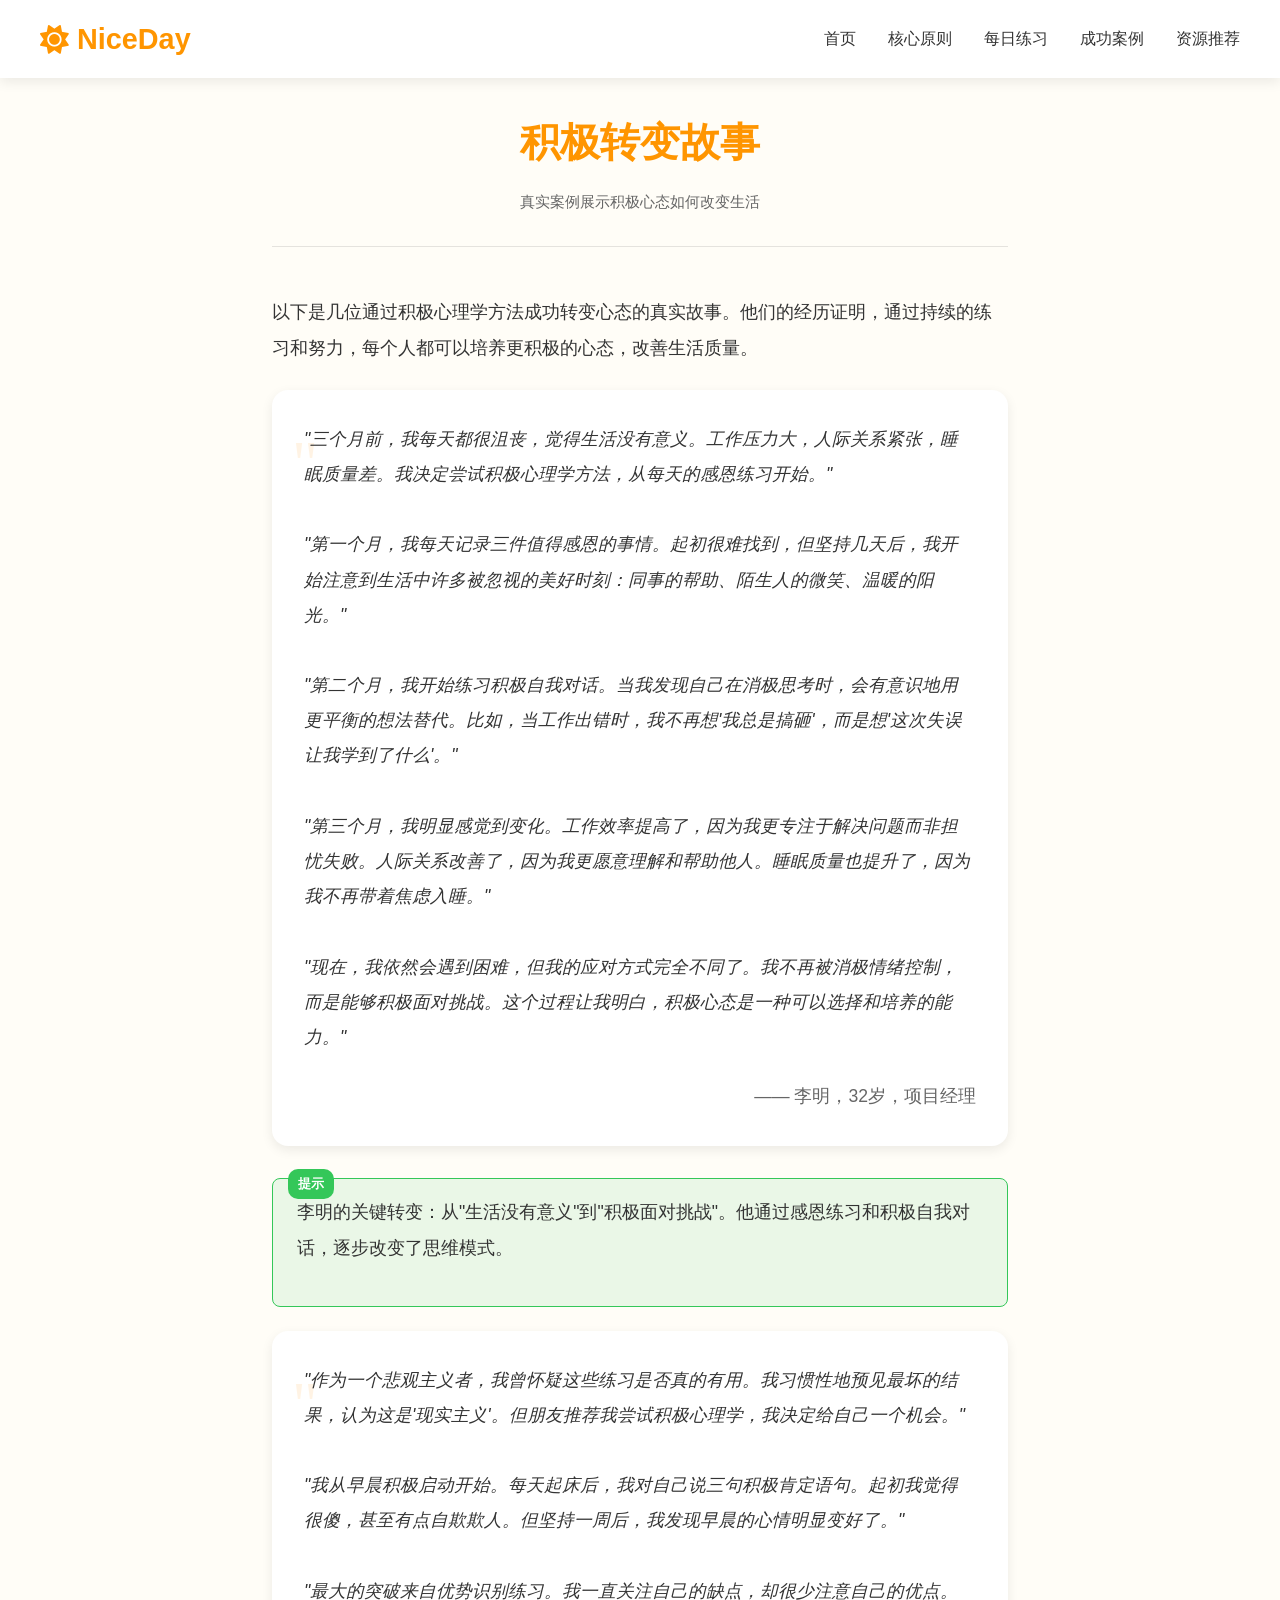
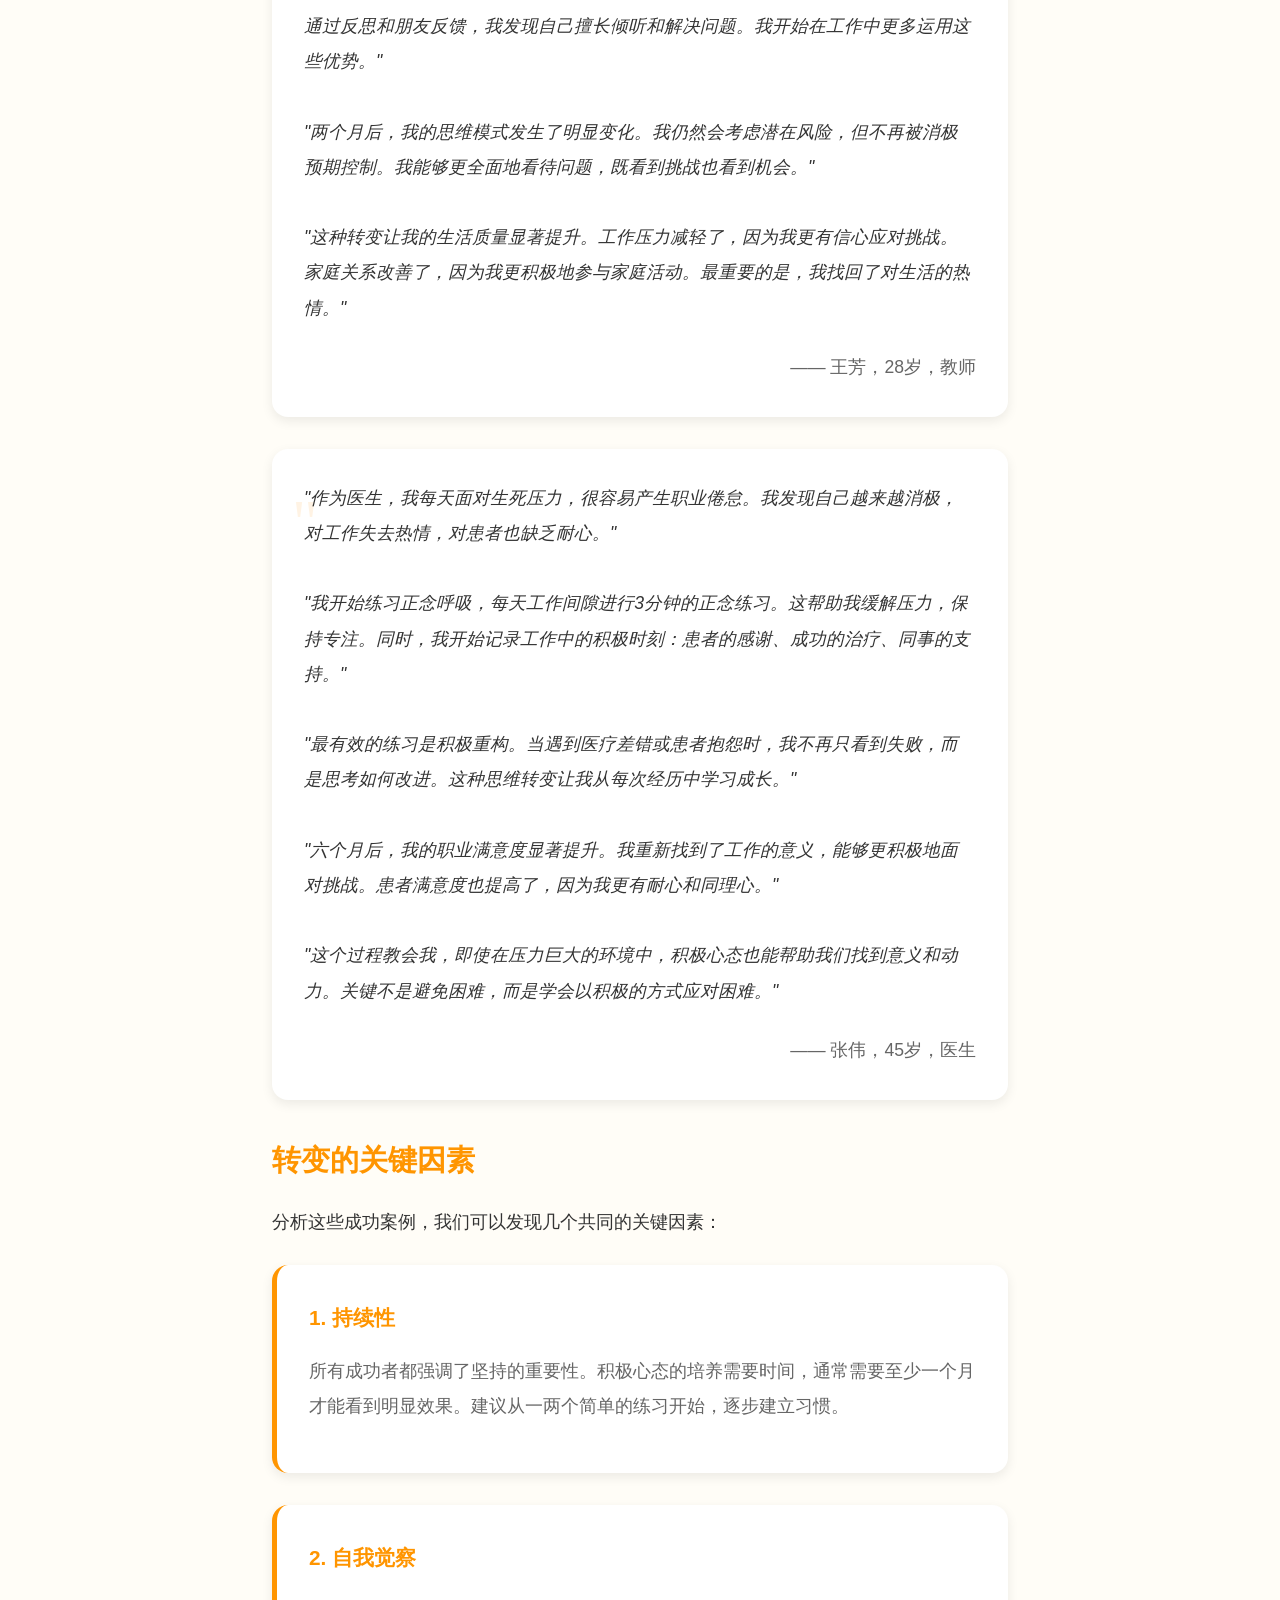
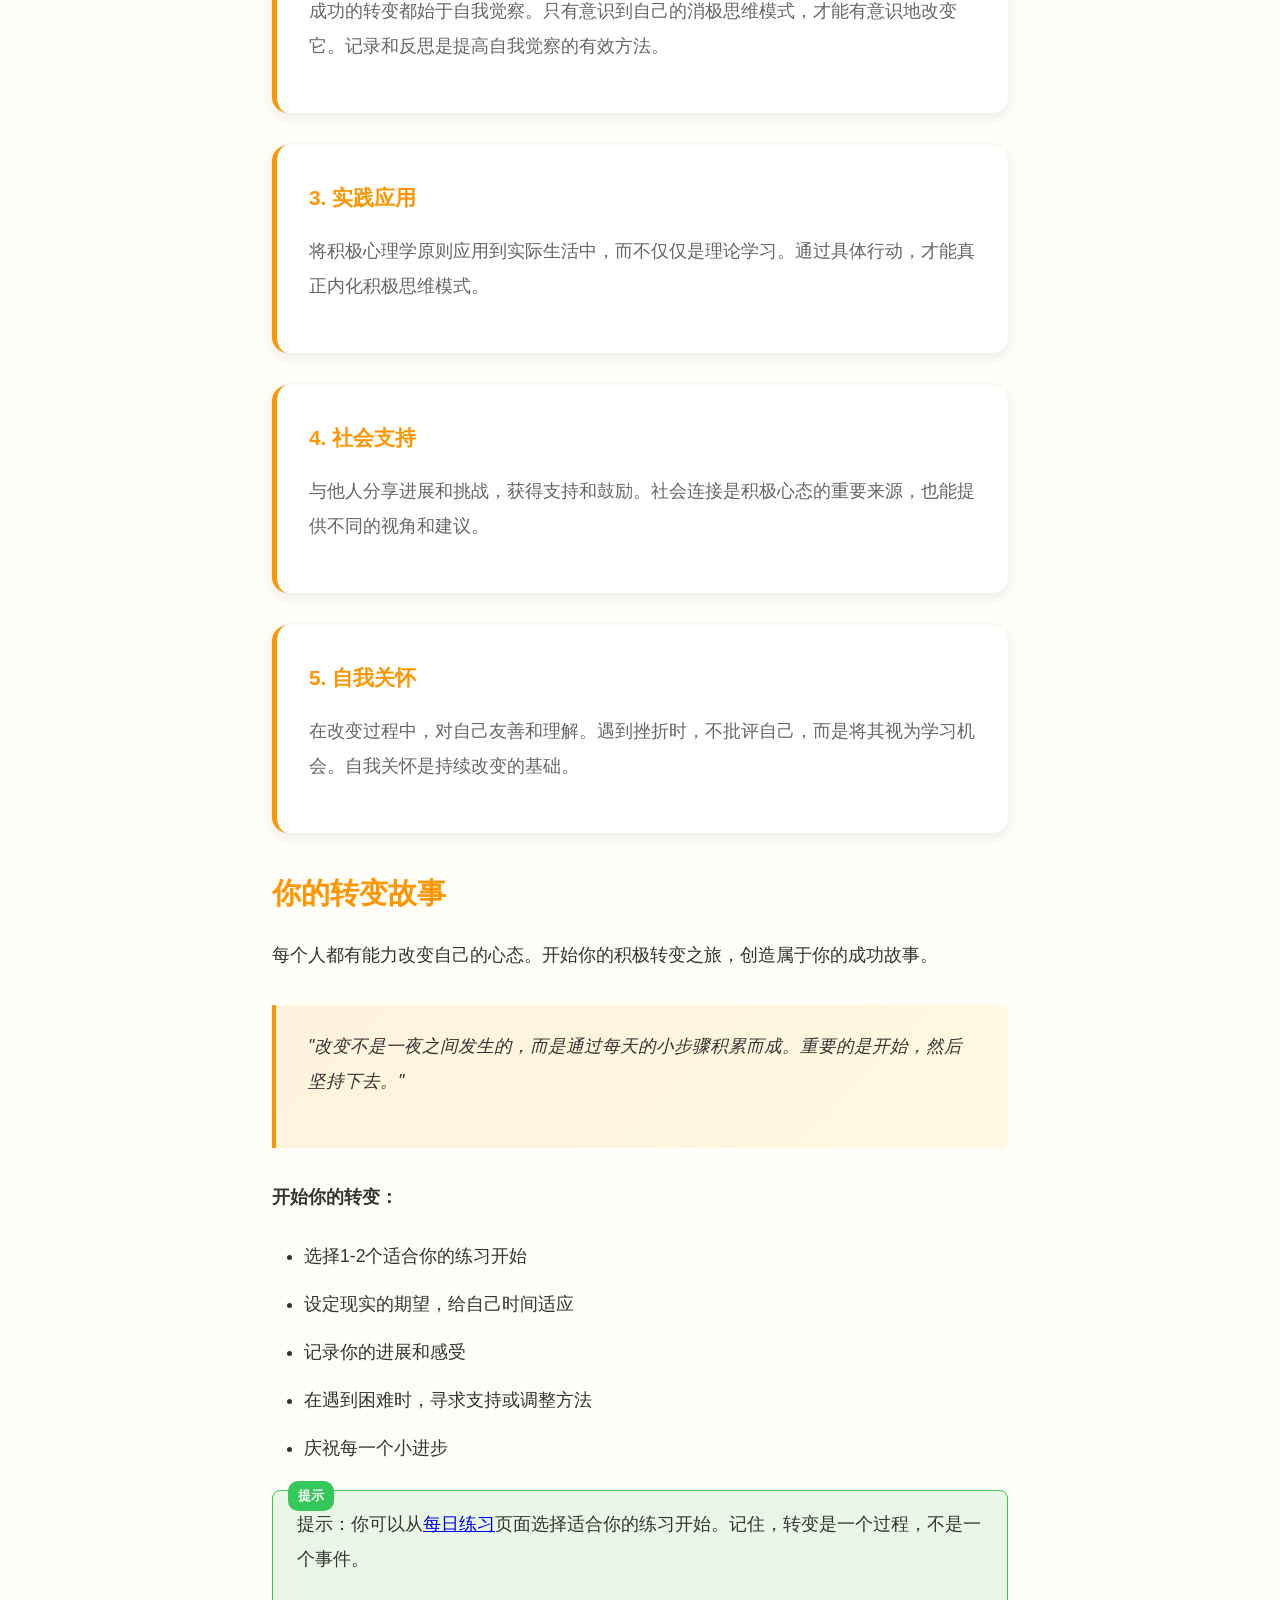
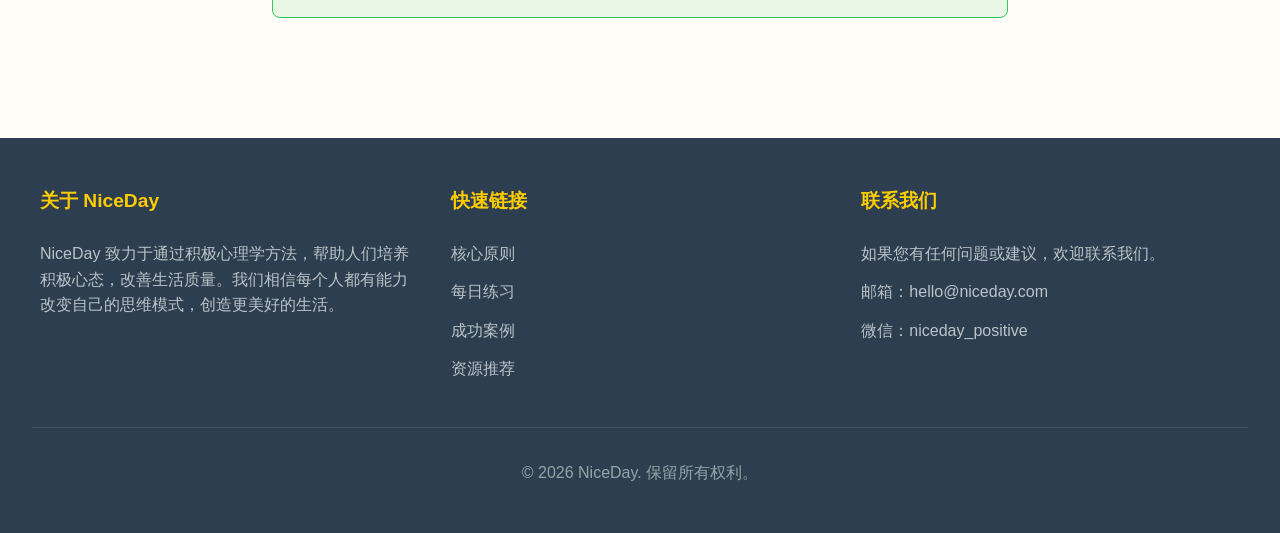
<file: stories.html>
<!DOCTYPE html>
<html lang="zh-CN">
<head>
    <meta charset="UTF-8">
    <meta name="viewport" content="width=device-width, initial-scale=1.0">
    <title>成功案例 - NiceDay</title>
    <link rel="stylesheet" href="styles.css">
    <link rel="stylesheet" href="https://cdnjs.cloudflare.com/ajax/libs/font-awesome/6.4.0/css/all.min.css">
</head>
<body>
    <!-- 导航栏 -->
    <nav class="navbar">
        <div class="nav-container">
            <a href="index.html" class="logo">
                <i class="fas fa-sun"></i> NiceDay
            </a>
            <ul class="nav-links">
                <li><a href="index.html">首页</a></li>
                <li><a href="principles.html">核心原则</a></li>
                <li><a href="practices.html">每日练习</a></li>
                <li><a href="stories.html" class="active">成功案例</a></li>
                <li><a href="resources.html">资源推荐</a></li>
            </ul>
            <button class="mobile-menu-btn">
                <i class="fas fa-bars"></i>
            </button>
        </div>
    </nav>

    <!-- 文章内容 -->
    <article class="article">
        <header class="article-header">
            <h1 class="article-title">积极转变故事</h1>
            <div class="article-meta">真实案例展示积极心态如何改变生活</div>
        </header>

        <div class="article-content">
            <p>以下是几位通过积极心理学方法成功转变心态的真实故事。他们的经历证明，通过持续的练习和努力，每个人都可以培养更积极的心态，改善生活质量。</p>

            <div class="case-card">
                <div class="case-content">
                    "三个月前，我每天都很沮丧，觉得生活没有意义。工作压力大，人际关系紧张，睡眠质量差。我决定尝试积极心理学方法，从每天的感恩练习开始。"
                    <br><br>
                    "第一个月，我每天记录三件值得感恩的事情。起初很难找到，但坚持几天后，我开始注意到生活中许多被忽视的美好时刻：同事的帮助、陌生人的微笑、温暖的阳光。"
                    <br><br>
                    "第二个月，我开始练习积极自我对话。当我发现自己在消极思考时，会有意识地用更平衡的想法替代。比如，当工作出错时，我不再想'我总是搞砸'，而是想'这次失误让我学到了什么'。"
                    <br><br>
                    "第三个月，我明显感觉到变化。工作效率提高了，因为我更专注于解决问题而非担忧失败。人际关系改善了，因为我更愿意理解和帮助他人。睡眠质量也提升了，因为我不再带着焦虑入睡。"
                    <br><br>
                    "现在，我依然会遇到困难，但我的应对方式完全不同了。我不再被消极情绪控制，而是能够积极面对挑战。这个过程让我明白，积极心态是一种可以选择和培养的能力。"
                </div>
                <div class="case-author">—— 李明，32岁，项目经理</div>
            </div>

            <div class="tip-box">
                <p>李明的关键转变：从"生活没有意义"到"积极面对挑战"。他通过感恩练习和积极自我对话，逐步改变了思维模式。</p>
            </div>

            <div class="case-card">
                <div class="case-content">
                    "作为一个悲观主义者，我曾怀疑这些练习是否真的有用。我习惯性地预见最坏的结果，认为这是'现实主义'。但朋友推荐我尝试积极心理学，我决定给自己一个机会。"
                    <br><br>
                    "我从早晨积极启动开始。每天起床后，我对自己说三句积极肯定语句。起初我觉得很傻，甚至有点自欺欺人。但坚持一周后，我发现早晨的心情明显变好了。"
                    <br><br>
                    "最大的突破来自优势识别练习。我一直关注自己的缺点，却很少注意自己的优点。通过反思和朋友反馈，我发现自己擅长倾听和解决问题。我开始在工作中更多运用这些优势。"
                    <br><br>
                    "两个月后，我的思维模式发生了明显变化。我仍然会考虑潜在风险，但不再被消极预期控制。我能够更全面地看待问题，既看到挑战也看到机会。"
                    <br><br>
                    "这种转变让我的生活质量显著提升。工作压力减轻了，因为我更有信心应对挑战。家庭关系改善了，因为我更积极地参与家庭活动。最重要的是，我找回了对生活的热情。"
                </div>
                <div class="case-author">—— 王芳，28岁，教师</div>
            </div>

            <div class="case-card">
                <div class="case-content">
                    "作为医生，我每天面对生死压力，很容易产生职业倦怠。我发现自己越来越消极，对工作失去热情，对患者也缺乏耐心。"
                    <br><br>
                    "我开始练习正念呼吸，每天工作间隙进行3分钟的正念练习。这帮助我缓解压力，保持专注。同时，我开始记录工作中的积极时刻：患者的感谢、成功的治疗、同事的支持。"
                    <br><br>
                    "最有效的练习是积极重构。当遇到医疗差错或患者抱怨时，我不再只看到失败，而是思考如何改进。这种思维转变让我从每次经历中学习成长。"
                    <br><br>
                    "六个月后，我的职业满意度显著提升。我重新找到了工作的意义，能够更积极地面对挑战。患者满意度也提高了，因为我更有耐心和同理心。"
                    <br><br>
                    "这个过程教会我，即使在压力巨大的环境中，积极心态也能帮助我们找到意义和动力。关键不是避免困难，而是学会以积极的方式应对困难。"
                </div>
                <div class="case-author">—— 张伟，45岁，医生</div>
            </div>

            <h2>转变的关键因素</h2>
            <p>分析这些成功案例，我们可以发现几个共同的关键因素：</p>

            <div class="practice-card">
                <h3>1. 持续性</h3>
                <p>所有成功者都强调了坚持的重要性。积极心态的培养需要时间，通常需要至少一个月才能看到明显效果。建议从一两个简单的练习开始，逐步建立习惯。</p>
            </div>

            <div class="practice-card">
                <h3>2. 自我觉察</h3>
                <p>成功的转变都始于自我觉察。只有意识到自己的消极思维模式，才能有意识地改变它。记录和反思是提高自我觉察的有效方法。</p>
            </div>

            <div class="practice-card">
                <h3>3. 实践应用</h3>
                <p>将积极心理学原则应用到实际生活中，而不仅仅是理论学习。通过具体行动，才能真正内化积极思维模式。</p>
            </div>

            <div class="practice-card">
                <h3>4. 社会支持</h3>
                <p>与他人分享进展和挑战，获得支持和鼓励。社会连接是积极心态的重要来源，也能提供不同的视角和建议。</p>
            </div>

            <div class="practice-card">
                <h3>5. 自我关怀</h3>
                <p>在改变过程中，对自己友善和理解。遇到挫折时，不批评自己，而是将其视为学习机会。自我关怀是持续改变的基础。</p>
            </div>

            <h2>你的转变故事</h2>
            <p>每个人都有能力改变自己的心态。开始你的积极转变之旅，创造属于你的成功故事。</p>

            <div class="quote-box">
                <p>"改变不是一夜之间发生的，而是通过每天的小步骤积累而成。重要的是开始，然后坚持下去。"</p>
            </div>

            <p><strong>开始你的转变：</strong></p>
            <ul>
                <li>选择1-2个适合你的练习开始</li>
                <li>设定现实的期望，给自己时间适应</li>
                <li>记录你的进展和感受</li>
                <li>在遇到困难时，寻求支持或调整方法</li>
                <li>庆祝每一个小进步</li>
            </ul>

            <div class="tip-box">
                <p>提示：你可以从<a href="practices.html">每日练习</a>页面选择适合你的练习开始。记住，转变是一个过程，不是一个事件。</p>
            </div>
        </div>
    </article>

    <!-- 页脚 -->
    <footer class="footer">
        <div class="footer-content">
            <div class="footer-section">
                <h4>关于 NiceDay</h4>
                <p>NiceDay 致力于通过积极心理学方法，帮助人们培养积极心态，改善生活质量。我们相信每个人都有能力改变自己的思维模式，创造更美好的生活。</p>
            </div>
            
            <div class="footer-section">
                <h4>快速链接</h4>
                <p><a href="principles.html">核心原则</a></p>
                <p><a href="practices.html">每日练习</a></p>
                <p><a href="stories.html">成功案例</a></p>
                <p><a href="resources.html">资源推荐</a></p>
            </div>
            
            <div class="footer-section">
                <h4>联系我们</h4>
                <p>如果您有任何问题或建议，欢迎联系我们。</p>
                <p>邮箱：hello@niceday.com</p>
                <p>微信：niceday_positive</p>
            </div>
        </div>
        
        <div class="footer-bottom">
            <p>&copy; 2026 NiceDay. 保留所有权利。</p>
        </div>
    </footer>

    <script src="script.js"></script>
</body>
</html>
</file>
<file: styles.css>
/* 全局样式重置 */
* {
    margin: 0;
    padding: 0;
    box-sizing: border-box;
}

/* 根变量定义 */
:root {
    --primary-color: #FF9500;
    --secondary-color: #FFCC00;
    --accent-color: #34C759;
    --text-color: #333;
    --light-text: #666;
    --bg-color: #FFFDF7;
    --card-bg: #FFFFFF;
    --shadow: 0 4px 12px rgba(0, 0, 0, 0.08);
    --shadow-hover: 0 8px 24px rgba(0, 0, 0, 0.12);
    --transition: all 0.3s ease;
}

/* 基础样式 */
body {
    font-family: 'PingFang SC', 'Microsoft YaHei', 'Helvetica Neue', Arial, sans-serif;
    line-height: 1.6;
    color: var(--text-color);
    background-color: var(--bg-color);
    overflow-x: hidden;
}

/* 导航栏 */
.navbar {
    background: var(--card-bg);
    padding: 1rem 2rem;
    position: sticky;
    top: 0;
    z-index: 1000;
    box-shadow: var(--shadow);
}

.nav-container {
    max-width: 1200px;
    margin: 0 auto;
    display: flex;
    justify-content: space-between;
    align-items: center;
}

.logo {
    font-size: 1.8rem;
    font-weight: 700;
    color: var(--primary-color);
    text-decoration: none;
    display: flex;
    align-items: center;
    gap: 0.5rem;
}

.nav-links {
    display: flex;
    gap: 2rem;
    list-style: none;
}

.nav-links a {
    text-decoration: none;
    color: var(--text-color);
    font-weight: 500;
    transition: var(--transition);
    position: relative;
}

.nav-links a:hover {
    color: var(--primary-color);
}

.nav-links a::after {
    content: '';
    position: absolute;
    bottom: -5px;
    left: 0;
    width: 0;
    height: 2px;
    background: var(--primary-color);
    transition: var(--transition);
}

.nav-links a:hover::after {
    width: 100%;
}

/* 移动端菜单按钮 */
.mobile-menu-btn {
    display: none;
    background: none;
    border: none;
    font-size: 1.5rem;
    cursor: pointer;
    color: var(--text-color);
}

/* 英雄区域 */
.hero {
    background: linear-gradient(135deg, var(--primary-color), var(--secondary-color));
    color: white;
    padding: 4rem 2rem;
    text-align: center;
    position: relative;
    overflow: hidden;
}

.hero::before {
    content: '';
    position: absolute;
    top: 0;
    left: 0;
    width: 100%;
    height: 100%;
    background: url('data:image/svg+xml;utf8,<svg xmlns="http://www.w3.org/2000/svg" viewBox="0 0 100 100"><circle cx="20" cy="20" r="8" fill="rgba(255,255,255,0.1)"/><circle cx="80" cy="30" r="6" fill="rgba(255,255,255,0.1)"/><circle cx="40" cy="70" r="10" fill="rgba(255,255,255,0.1)"/></svg>');
    background-size: 200px 200px;
    animation: float 20s linear infinite;
}

@keyframes float {
    0% { transform: translateY(0); }
    100% { transform: translateY(-200px); }
}

.hero-content {
    max-width: 800px;
    margin: 0 auto;
    position: relative;
    z-index: 1;
}

.hero h1 {
    font-size: 3rem;
    margin-bottom: 1rem;
    text-shadow: 2px 2px 4px rgba(0, 0, 0, 0.1);
}

.hero p {
    font-size: 1.2rem;
    margin-bottom: 2rem;
    opacity: 0.9;
}

/* 按钮样式 */
.btn {
    display: inline-block;
    padding: 0.8rem 2rem;
    background: white;
    color: var(--primary-color);
    text-decoration: none;
    border-radius: 50px;
    font-weight: 600;
    font-size: 1.1rem;
    transition: var(--transition);
    box-shadow: var(--shadow);
}

.btn:hover {
    transform: translateY(-3px);
    box-shadow: var(--shadow-hover);
}

.btn-primary {
    background: var(--accent-color);
    color: white;
}

/* 内容容器 */
.container {
    max-width: 1200px;
    margin: 0 auto;
    padding: 2rem;
}

/* 章节样式 */
.section {
    padding: 4rem 0;
}

.section-header {
    text-align: center;
    margin-bottom: 3rem;
}

.section-title {
    font-size: 2.2rem;
    color: var(--primary-color);
    margin-bottom: 1rem;
    position: relative;
    display: inline-block;
}

.section-title::after {
    content: '';
    position: absolute;
    bottom: -10px;
    left: 50%;
    transform: translateX(-50%);
    width: 60px;
    height: 4px;
    background: var(--accent-color);
    border-radius: 2px;
}

/* 卡片网格 */
.card-grid {
    display: grid;
    grid-template-columns: repeat(auto-fit, minmax(300px, 1fr));
    gap: 2rem;
    margin-top: 2rem;
}

/* 卡片样式 */
.card {
    background: var(--card-bg);
    border-radius: 16px;
    padding: 2rem;
    box-shadow: var(--shadow);
    transition: var(--transition);
    border: 1px solid rgba(0, 0, 0, 0.05);
}

.card:hover {
    transform: translateY(-5px);
    box-shadow: var(--shadow-hover);
}

.card-icon {
    width: 60px;
    height: 60px;
    background: linear-gradient(135deg, var(--primary-color), var(--secondary-color));
    border-radius: 12px;
    display: flex;
    align-items: center;
    justify-content: center;
    font-size: 2rem;
    color: white;
    margin-bottom: 1.5rem;
}

.card h3 {
    font-size: 1.4rem;
    margin-bottom: 1rem;
    color: var(--text-color);
}

.card p {
    color: var(--light-text);
    line-height: 1.8;
}

/* 文章页面样式 */
.article {
    max-width: 800px;
    margin: 0 auto;
    padding: 2rem;
}

.article-header {
    text-align: center;
    margin-bottom: 3rem;
    padding-bottom: 2rem;
    border-bottom: 1px solid rgba(0, 0, 0, 0.1);
}

.article-title {
    font-size: 2.5rem;
    color: var(--primary-color);
    margin-bottom: 1rem;
}

.article-meta {
    color: var(--light-text);
    font-size: 0.95rem;
}

.article-content {
    font-size: 1.1rem;
    line-height: 2;
}

.article-content h2 {
    font-size: 1.8rem;
    margin: 2rem 0 1rem;
    color: var(--primary-color);
}

.article-content p {
    margin-bottom: 1.5rem;
}

.article-content ul, .article-content ol {
    margin: 1.5rem 0;
    padding-left: 2rem;
}

.article-content li {
    margin-bottom: 0.8rem;
}

/* 引用框 */
.quote-box {
    background: linear-gradient(135deg, rgba(255, 149, 0, 0.1), rgba(255, 204, 0, 0.1));
    border-left: 4px solid var(--primary-color);
    padding: 1.5rem 2rem;
    margin: 2rem 0;
    border-radius: 0 8px 8px 0;
}

.quote-box p {
    font-style: italic;
    font-size: 1.1rem;
    color: var(--text-color);
}

/* 页脚 */
.footer {
    background: #2C3E50;
    color: white;
    padding: 3rem 2rem;
    margin-top: 4rem;
}

.footer-content {
    max-width: 1200px;
    margin: 0 auto;
    display: grid;
    grid-template-columns: repeat(auto-fit, minmax(250px, 1fr));
    gap: 2rem;
}

.footer-section h4 {
    font-size: 1.2rem;
    margin-bottom: 1.5rem;
    color: var(--secondary-color);
}

.footer-section p {
    color: #BDC3C7;
    margin-bottom: 0.8rem;
    line-height: 1.6;
}

.footer-section a {
    color: #BDC3C7;
    text-decoration: none;
    transition: var(--transition);
}

.footer-section a:hover {
    color: var(--secondary-color);
}

.footer-bottom {
    text-align: center;
    margin-top: 2rem;
    padding-top: 2rem;
    border-top: 1px solid rgba(255, 255, 255, 0.1);
    color: #95A5A6;
}

/* 响应式设计 */
@media (max-width: 768px) {
    .navbar {
        padding: 1rem;
    }
    
    .nav-links {
        display: none;
        position: absolute;
        top: 100%;
        left: 0;
        width: 100%;
        background: var(--card-bg);
        flex-direction: column;
        padding: 1rem;
        box-shadow: var(--shadow);
    }
    
    .nav-links.active {
        display: flex;
    }
    
    .mobile-menu-btn {
        display: block;
    }
    
    .hero h1 {
        font-size: 2rem;
    }
    
    .hero p {
        font-size: 1rem;
    }
    
    .section-title {
        font-size: 1.8rem;
    }
    
    .card-grid {
        grid-template-columns: 1fr;
    }
    
    .article-title {
        font-size: 2rem;
    }
}

/* 动画效果 */
.fade-in {
    opacity: 0;
    transform: translateY(20px);
    transition: opacity 0.6s ease, transform 0.6s ease;
}

.fade-in.visible {
    opacity: 1;
    transform: translateY(0);
}

/* 进度条样式 */
.progress-bar {
    height: 6px;
    background: #E0E0E0;
    border-radius: 3px;
    margin: 1rem 0;
    overflow: hidden;
}

.progress-fill {
    height: 100%;
    background: linear-gradient(90deg, var(--primary-color), var(--accent-color));
    border-radius: 3px;
    transition: width 1s ease;
}

/* 提示框 */
.tip-box {
    background: rgba(52, 199, 89, 0.1);
    border: 1px solid var(--accent-color);
    border-radius: 8px;
    padding: 1rem 1.5rem;
    margin: 1.5rem 0;
    position: relative;
}

.tip-box::before {
    content: '提示';
    position: absolute;
    top: -10px;
    left: 15px;
    background: var(--accent-color);
    color: white;
    padding: 2px 10px;
    border-radius: 10px;
    font-size: 0.8rem;
    font-weight: 600;
}

/* 练习卡片 */
.practice-card {
    background: var(--card-bg);
    border-radius: 16px;
    padding: 2rem;
    margin-bottom: 2rem;
    box-shadow: var(--shadow);
    border-left: 5px solid var(--primary-color);
}

.practice-card h3 {
    color: var(--primary-color);
    margin-bottom: 1rem;
    font-size: 1.3rem;
}

.practice-card p {
    color: var(--light-text);
    margin-bottom: 1rem;
}

.practice-steps {
    margin: 1.5rem 0;
}

.practice-step {
    display: flex;
    align-items: flex-start;
    margin-bottom: 1rem;
}

.step-number {
    width: 30px;
    height: 30px;
    background: var(--primary-color);
    color: white;
    border-radius: 50%;
    display: flex;
    align-items: center;
    justify-content: center;
    font-weight: bold;
    margin-right: 1rem;
    flex-shrink: 0;
}

.step-content {
    flex: 1;
}

/* 案例卡片 */
.case-card {
    background: var(--card-bg);
    border-radius: 16px;
    padding: 2rem;
    margin-bottom: 2rem;
    box-shadow: var(--shadow);
    position: relative;
    overflow: hidden;
}

.case-card::before {
    content: '"';
    position: absolute;
    top: 10px;
    left: 20px;
    font-size: 4rem;
    color: var(--primary-color);
    opacity: 0.1;
    font-family: serif;
}

.case-content {
    font-style: italic;
    font-size: 1.1rem;
    margin-bottom: 1.5rem;
    position: relative;
    z-index: 1;
}

.case-author {
    text-align: right;
    color: var(--light-text);
    font-weight: 500;
}

/* 资源链接 */
.resource-link {
    display: block;
    padding: 1.5rem;
    background: var(--card-bg);
    border-radius: 12px;
    text-decoration: none;
    color: var(--text-color);
    box-shadow: var(--shadow);
    transition: var(--transition);
    margin-bottom: 1rem;
    border-left: 4px solid var(--primary-color);
}

.resource-link:hover {
    transform: translateX(10px);
    box-shadow: var(--shadow-hover);
}

.resource-link h4 {
    color: var(--primary-color);
    margin-bottom: 0.5rem;
}

.resource-link p {
    color: var(--light-text);
    font-size: 0.95rem;
}

/* 特殊效果 */
.highlight {
    background: linear-gradient(120deg, rgba(255, 149, 0, 0.2) 0%, rgba(255, 204, 0, 0.2) 100%);
    padding: 0.2rem 0.4rem;
    border-radius: 4px;
}

/* 每日一句 */
.daily-quote {
    text-align: center;
    padding: 3rem 2rem;
    background: linear-gradient(135deg, rgba(255, 149, 0, 0.05), rgba(255, 204, 0, 0.05));
    border-radius: 16px;
    margin: 2rem 0;
}

.daily-quote p {
    font-size: 1.4rem;
    font-style: italic;
    color: var(--text-color);
    max-width: 800px;
    margin: 0 auto;
    line-height: 1.8;
}

.daily-quote .author {
    margin-top: 1rem;
    font-size: 1rem;
    color: var(--light-text);
}
</file>
